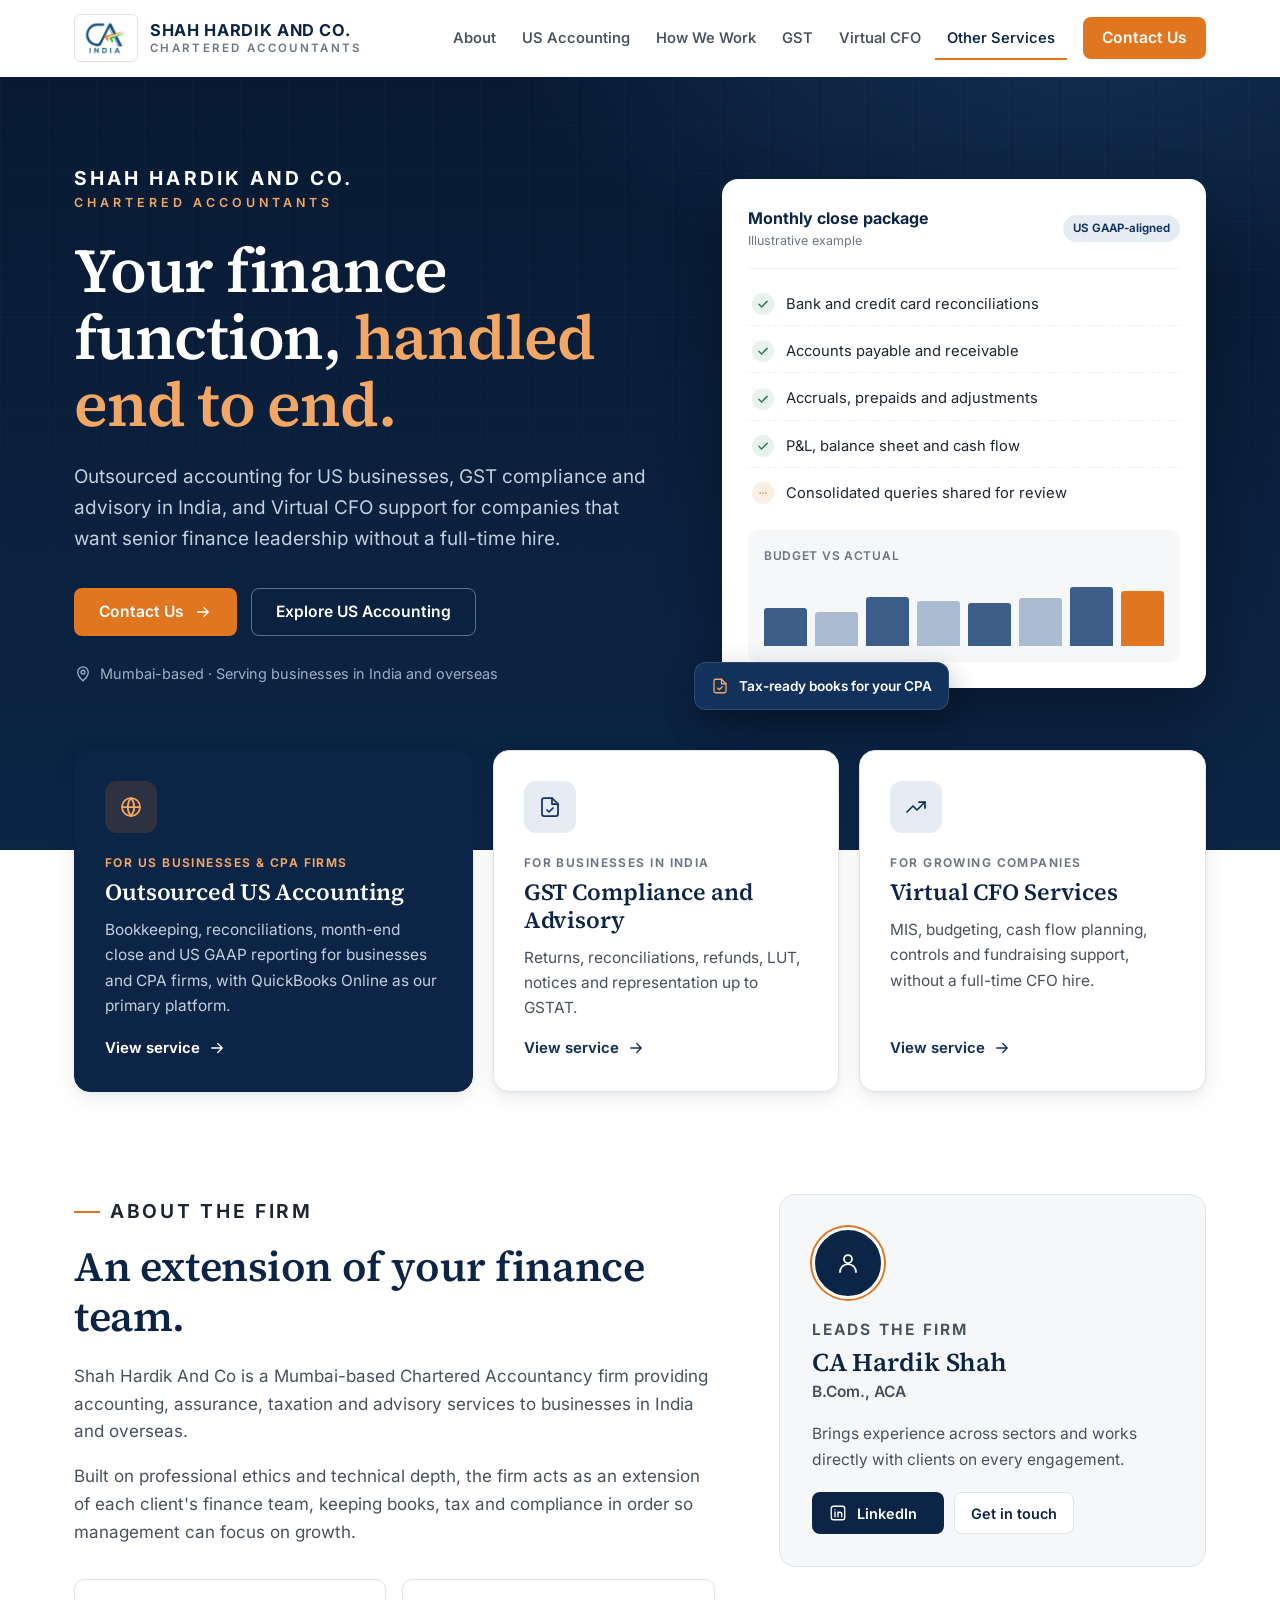
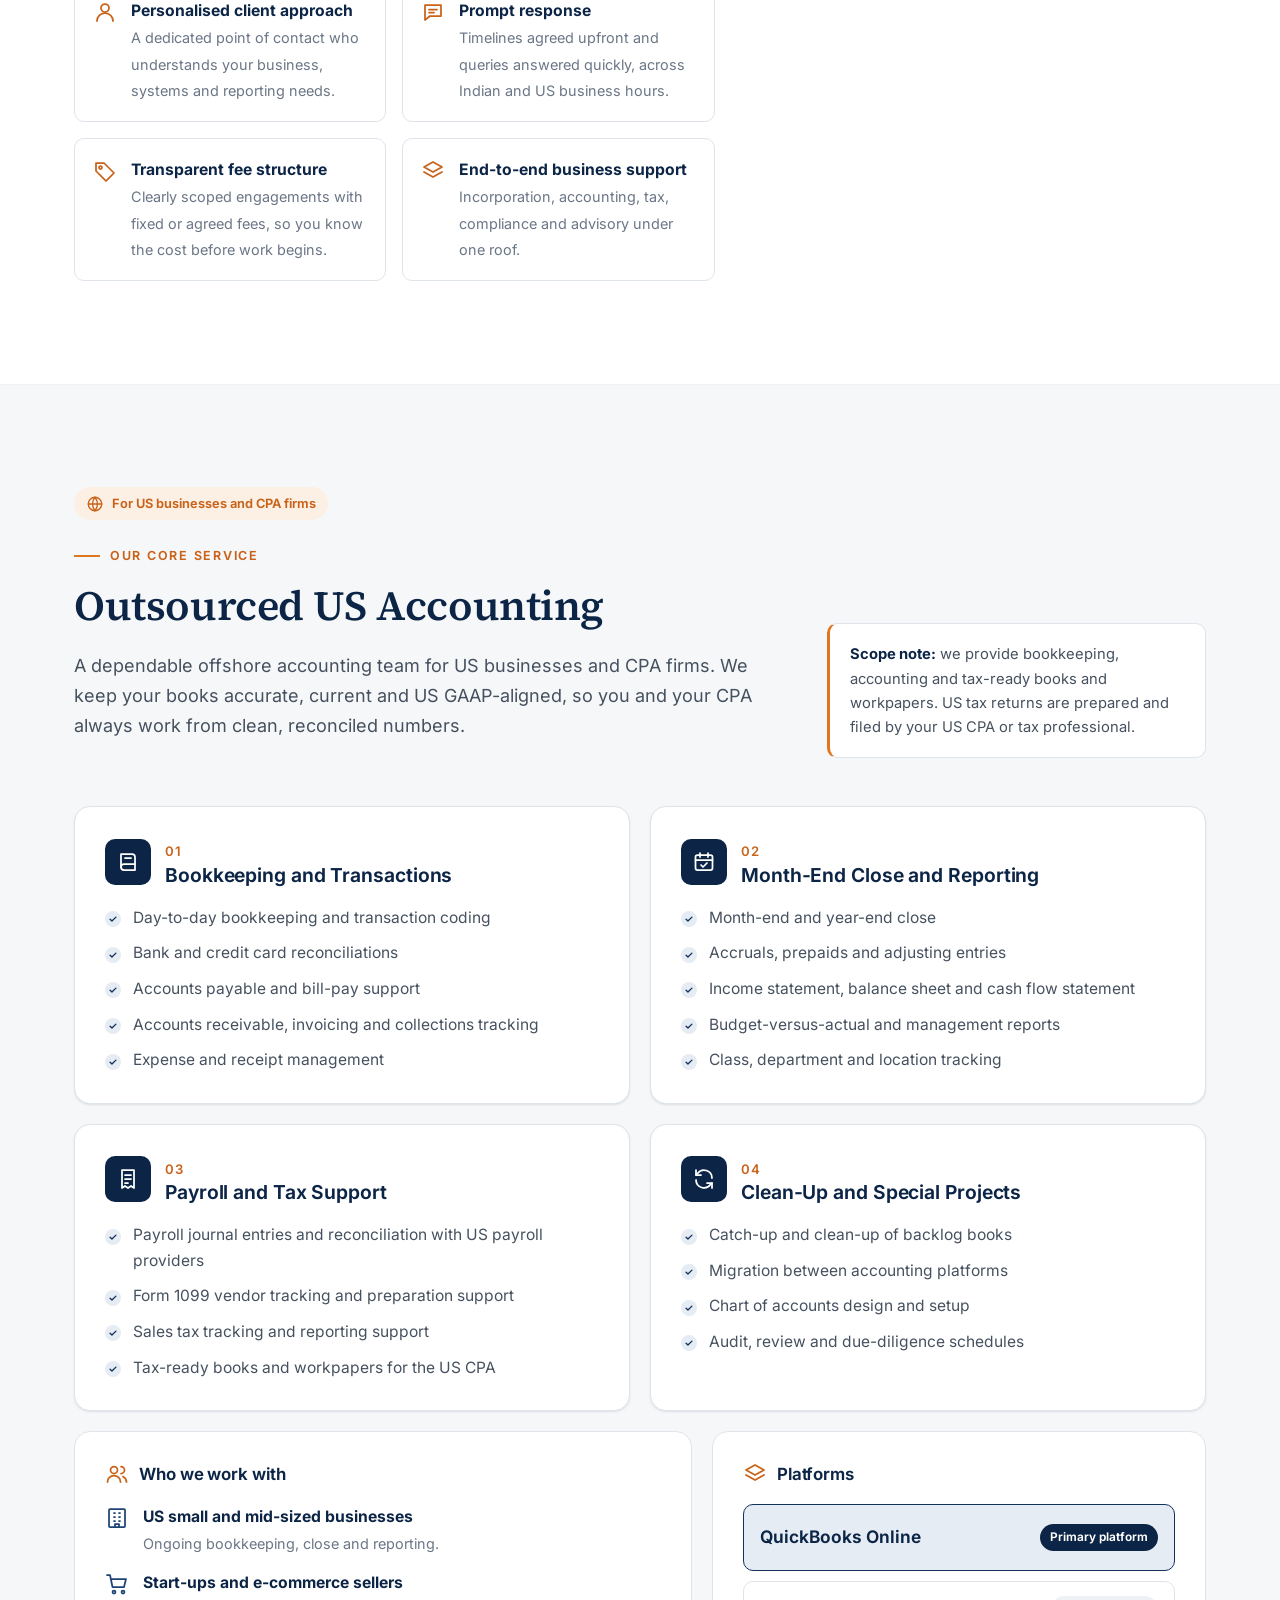
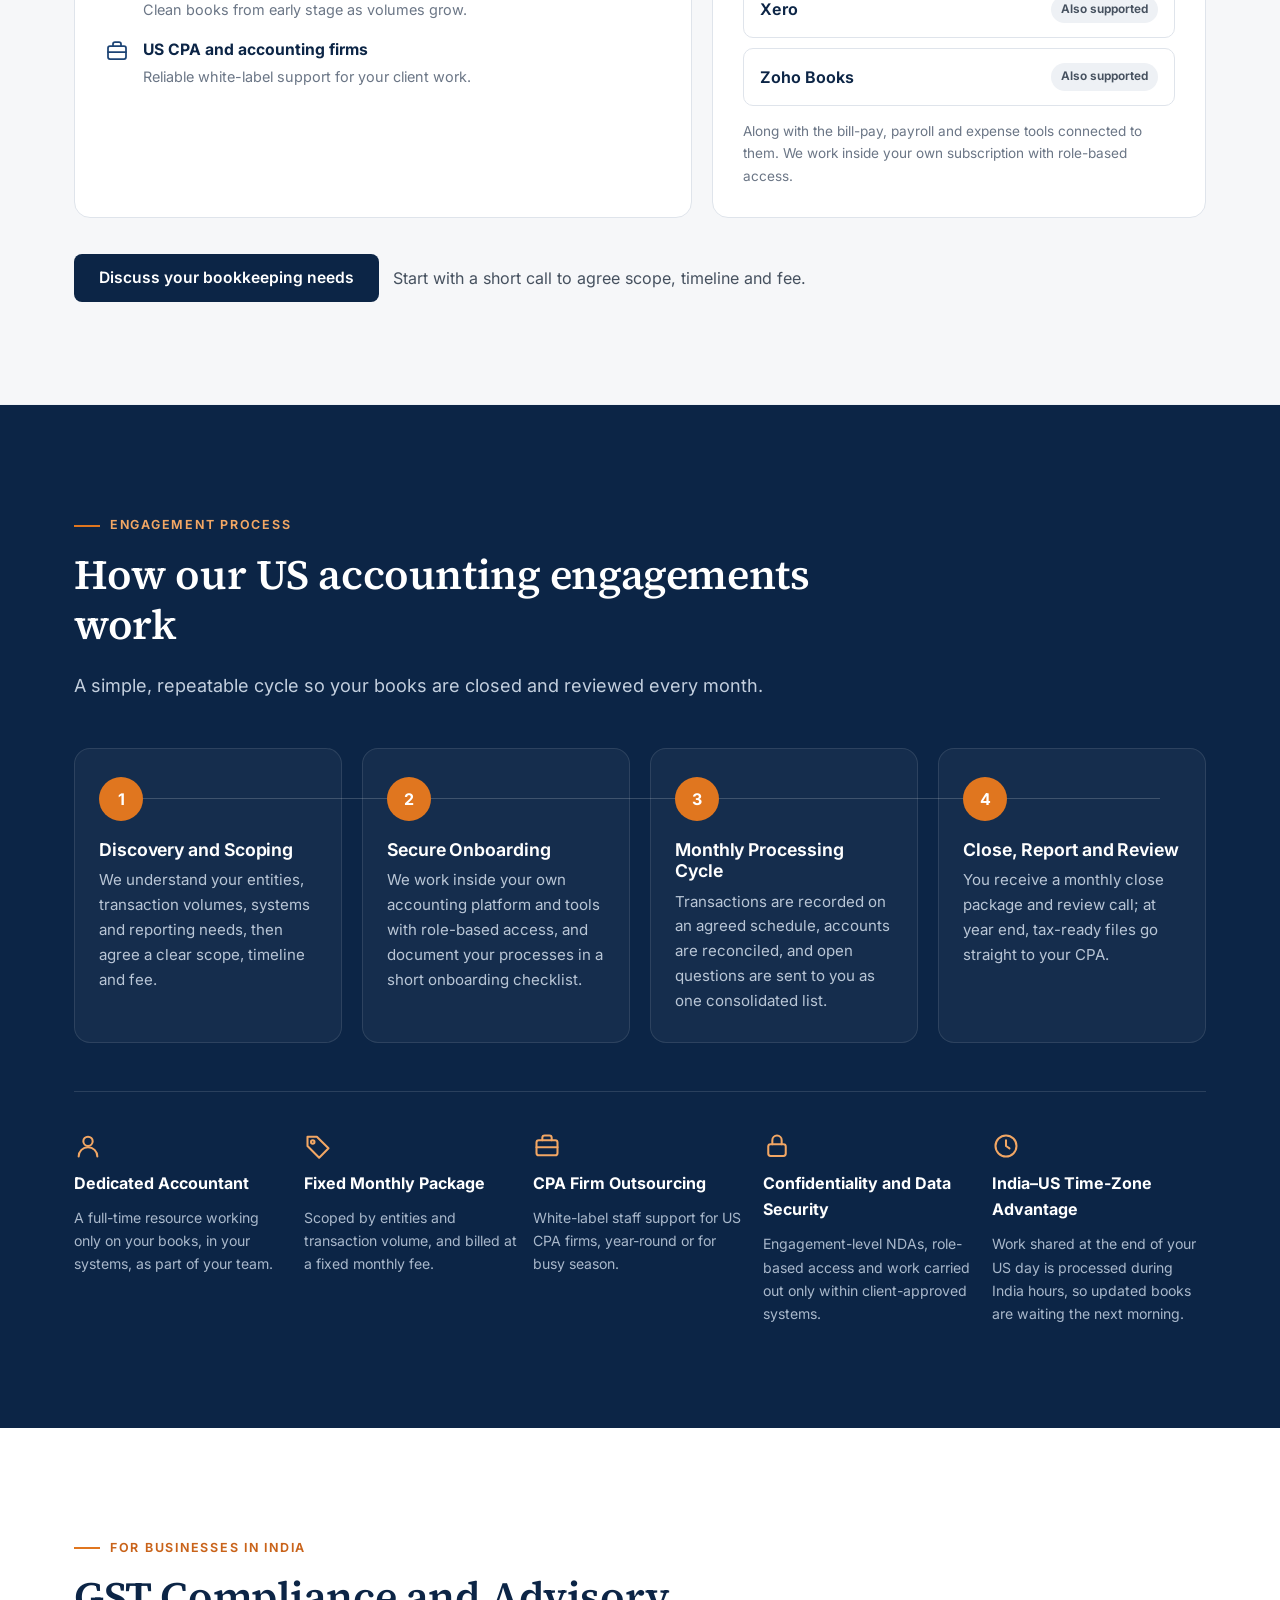
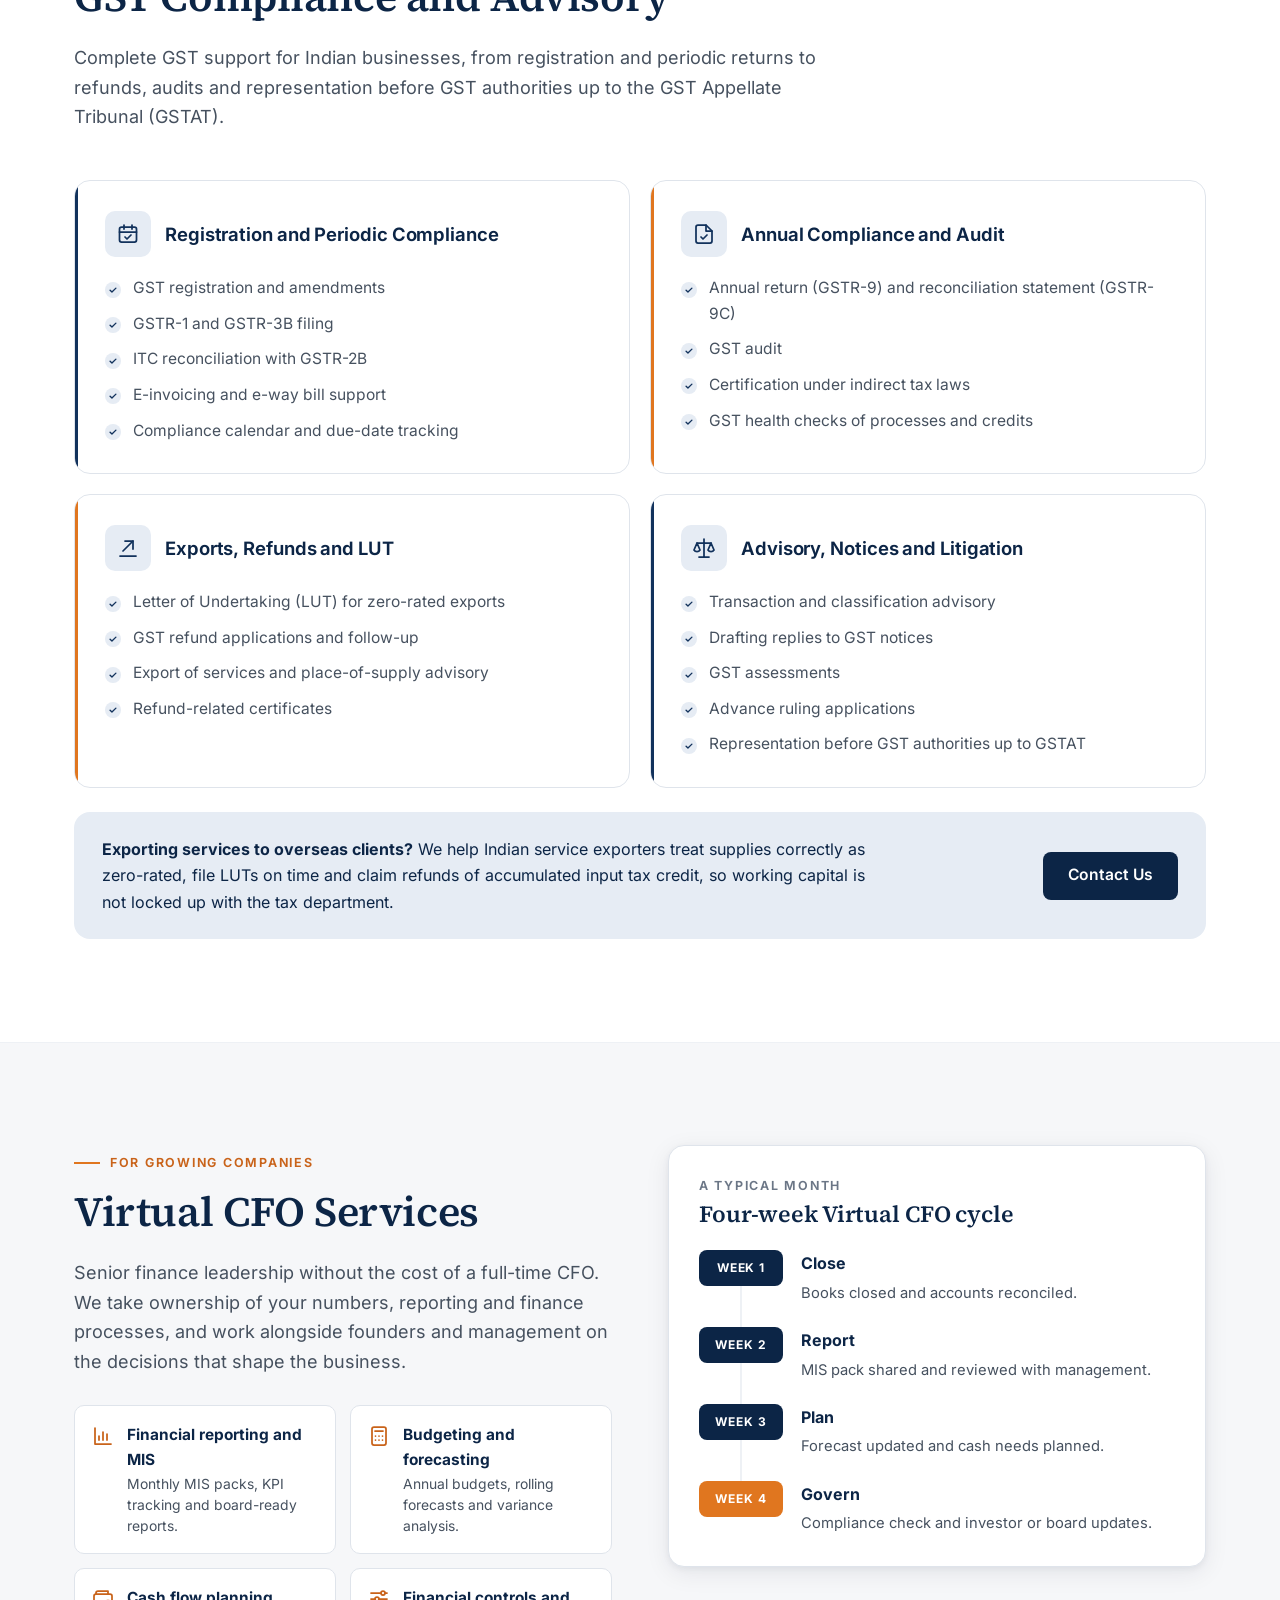
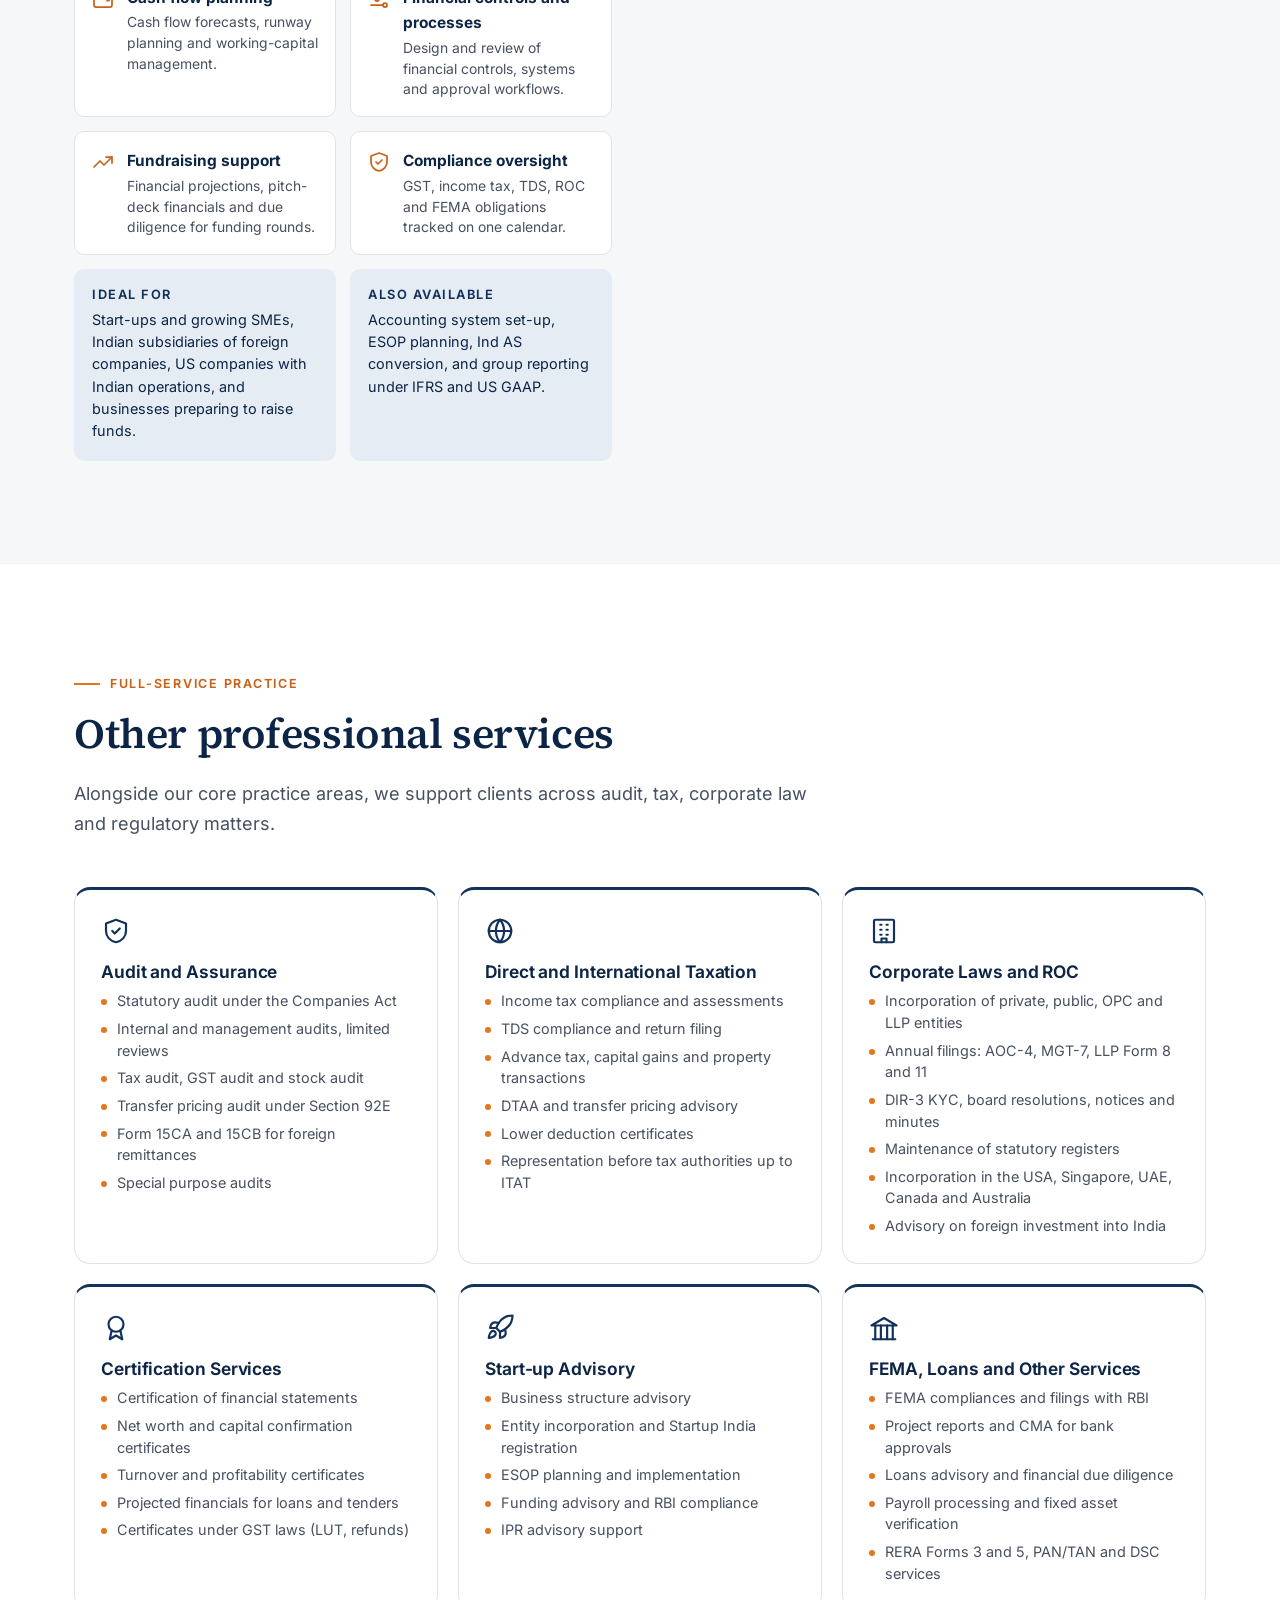
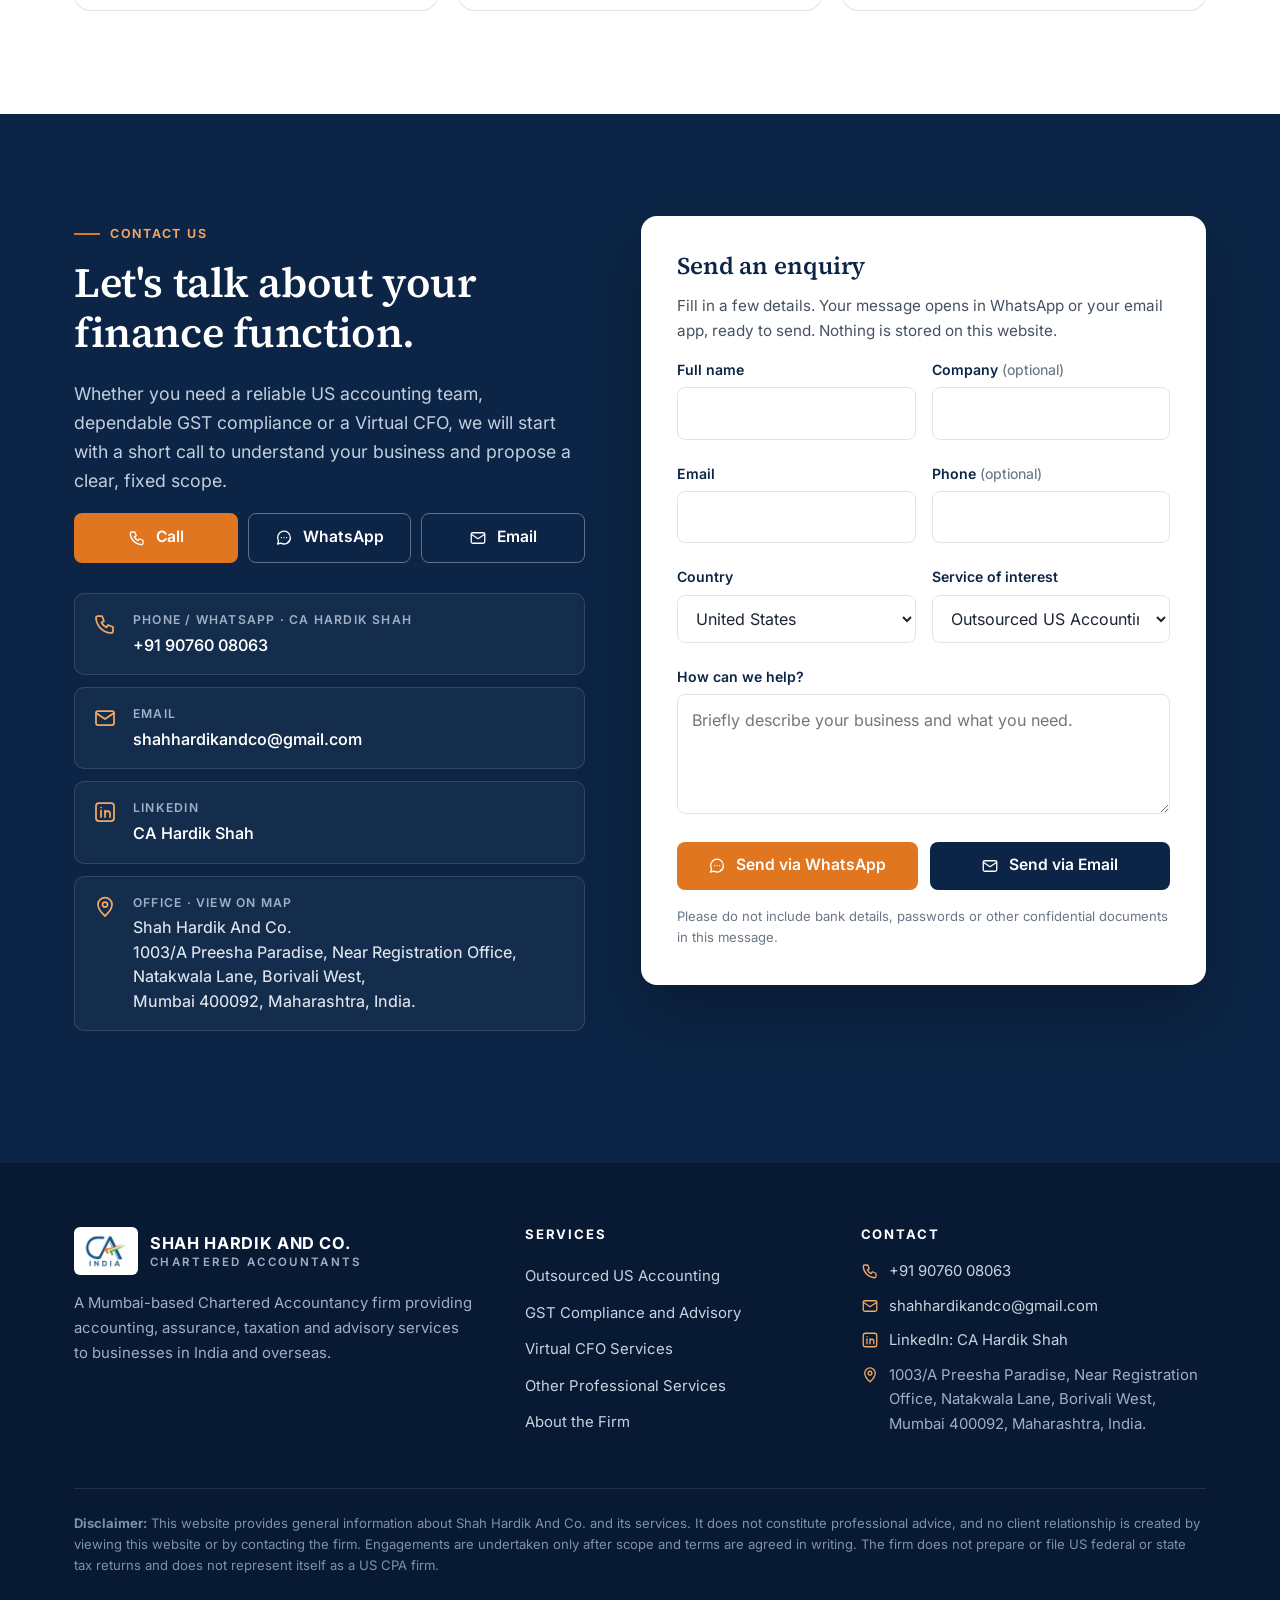
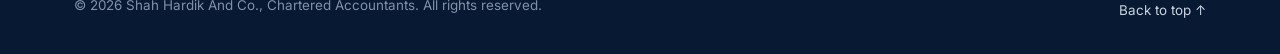
<file: index.html>
<!DOCTYPE html>
<html lang="en-IN">
<head>
  <meta charset="utf-8">
  <meta name="viewport" content="width=device-width, initial-scale=1">
  <title>Shah Hardik And Co. | Chartered Accountants, Mumbai | US Accounting, GST &amp; Virtual CFO</title>
  <meta name="description" content="Mumbai-based Chartered Accountancy firm offering outsourced US bookkeeping and accounting for US businesses and CPA firms, GST compliance and advisory in India, and Virtual CFO services.">
  <meta name="author" content="Shah Hardik And Co.">
  <meta name="theme-color" content="#0c2546">

  <!-- Social sharing (Open Graph / Twitter). After publishing, replace ./assets/img/og-image.jpg with the full URL, e.g. https://YOUR-SITE/assets/img/og-image.jpg -->
  <meta property="og:type" content="website">
  <meta property="og:site_name" content="Shah Hardik And Co.">
  <meta property="og:title" content="Shah Hardik And Co. | Chartered Accountants">
  <meta property="og:description" content="Outsourced US accounting, GST compliance and advisory in India, and Virtual CFO support from a Mumbai-based Chartered Accountancy firm.">
  <meta property="og:image" content="./assets/img/og-image.jpg">
  <meta property="og:image:width" content="1200">
  <meta property="og:image:height" content="630">
  <meta property="og:locale" content="en_IN">
  <meta name="twitter:card" content="summary_large_image">
  <meta name="twitter:title" content="Shah Hardik And Co. | Chartered Accountants">
  <meta name="twitter:description" content="Outsourced US accounting, GST compliance and Virtual CFO services from Mumbai.">
  <meta name="twitter:image" content="./assets/img/og-image.jpg">

  <link rel="icon" href="./favicon.ico" sizes="any">
  <link rel="icon" href="./assets/img/favicon-32.png" sizes="32x32" type="image/png">
  <link rel="apple-touch-icon" href="./assets/img/apple-touch-icon.png">
  <link rel="preload" href="./assets/fonts/inter-var.woff2" as="font" type="font/woff2" crossorigin>
  <link rel="preload" href="./assets/fonts/source-serif-4-var.woff2" as="font" type="font/woff2" crossorigin>
  <link rel="stylesheet" href="./assets/css/styles.css">
  <script>document.documentElement.classList.add('js');</script>

  <script type="application/ld+json">
  {
    "@context": "https://schema.org",
    "@type": "AccountingService",
    "name": "Shah Hardik And Co.",
    "description": "Chartered Accountancy firm in Mumbai providing outsourced US accounting, GST compliance and advisory, Virtual CFO, audit, taxation and advisory services.",
    "telephone": "+91-90760-08063",
    "email": "shahhardikandco@gmail.com",
    "address": {
      "@type": "PostalAddress",
      "streetAddress": "1003/A Preesha Paradise, Near Registration Office, Natakwala Lane, Borivali West",
      "addressLocality": "Mumbai",
      "addressRegion": "Maharashtra",
      "postalCode": "400092",
      "addressCountry": "IN"
    },
    "areaServed": ["IN", "US"],
    "founder": { "@type": "Person", "name": "CA Hardik Shah", "sameAs": "https://www.linkedin.com/in/hardik-shah-969b08159" }
  }
  </script>
</head>
<body>
  <!-- Icon set (drawn for this site; stroke style, 24×24) -->
  <svg xmlns="http://www.w3.org/2000/svg" style="display:none" aria-hidden="true">
    <symbol id="i-ledger" viewBox="0 0 24 24"><path d="M5 4h11a3 3 0 0 1 3 3v13H8a3 3 0 0 1-3-3z"/><path d="M5 17a3 3 0 0 1 3-3h11"/><path d="M9 8h6"/></symbol>
    <symbol id="i-receipt" viewBox="0 0 24 24"><path d="M6 3h12v18l-3-2-3 2-3-2-3 2z"/><path d="M9 8h6M9 12h6M9 16h3"/></symbol>
    <symbol id="i-calendar" viewBox="0 0 24 24"><rect x="3.5" y="5" width="17" height="15" rx="2"/><path d="M8 3v4M16 3v4M3.5 10h17"/><path d="M9 15l2 2 4-4"/></symbol>
    <symbol id="i-chart" viewBox="0 0 24 24"><path d="M4 4v16h16"/><path d="M8 16v-4M12 16V8M16 16v-6"/></symbol>
    <symbol id="i-users" viewBox="0 0 24 24"><circle cx="9" cy="8" r="3.5"/><path d="M2.5 20a6.5 6.5 0 0 1 13 0"/><path d="M16 4.5a3.5 3.5 0 0 1 0 7M18 14.5a6.5 6.5 0 0 1 3.5 5.5"/></symbol>
    <symbol id="i-user" viewBox="0 0 24 24"><circle cx="12" cy="8" r="4"/><path d="M4 21a8 8 0 0 1 16 0"/></symbol>
    <symbol id="i-refresh" viewBox="0 0 24 24"><path d="M20 11a8 8 0 0 0-14.5-4.5L4 8"/><path d="M4 3v5h5"/><path d="M4 13a8 8 0 0 0 14.5 4.5L20 16"/><path d="M20 21v-5h-5"/></symbol>
    <symbol id="i-shield" viewBox="0 0 24 24"><path d="M12 3l8 3v6c0 4.5-3.4 8.2-8 9-4.6-.8-8-4.5-8-9V6z"/><path d="M9 12l2 2 4-4"/></symbol>
    <symbol id="i-lock" viewBox="0 0 24 24"><rect x="4.5" y="10.5" width="15" height="10" rx="2"/><path d="M8 10.5V7a4 4 0 0 1 8 0v3.5"/></symbol>
    <symbol id="i-globe" viewBox="0 0 24 24"><circle cx="12" cy="12" r="9"/><path d="M3 12h18"/><path d="M12 3a14 14 0 0 1 0 18M12 3a14 14 0 0 0 0 18"/></symbol>
    <symbol id="i-clock" viewBox="0 0 24 24"><circle cx="12" cy="12" r="9"/><path d="M12 7v5l3 2"/></symbol>
    <symbol id="i-tag" viewBox="0 0 24 24"><path d="M3 12V4h8l10 10-8 8z"/><circle cx="7.5" cy="8.5" r="1.5"/></symbol>
    <symbol id="i-briefcase" viewBox="0 0 24 24"><rect x="3" y="7" width="18" height="13" rx="2"/><path d="M8 7V5a2 2 0 0 1 2-2h4a2 2 0 0 1 2 2v2"/><path d="M3 13h18"/></symbol>
    <symbol id="i-file" viewBox="0 0 24 24"><path d="M14 3H6a2 2 0 0 0-2 2v14a2 2 0 0 0 2 2h12a2 2 0 0 0 2-2V9z"/><path d="M14 3v6h6"/><path d="M9 15l2 2 4-4"/></symbol>
    <symbol id="i-scale" viewBox="0 0 24 24"><path d="M12 3v18M7 21h10M5 7h14"/><path d="M5 7l-3 7a3.5 3.5 0 0 0 6 0z"/><path d="M19 7l-3 7a3.5 3.5 0 0 0 6 0z"/></symbol>
    <symbol id="i-export" viewBox="0 0 24 24"><path d="M7 15L17 5"/><path d="M9 5h8v8"/><path d="M4 20h16"/></symbol>
    <symbol id="i-building" viewBox="0 0 24 24"><rect x="4" y="3" width="16" height="18" rx="1"/><path d="M9 7h1M14 7h1M9 11h1M14 11h1M9 15h1M14 15h1"/><path d="M10 21v-3h4v3"/></symbol>
    <symbol id="i-award" viewBox="0 0 24 24"><circle cx="12" cy="9" r="6"/><path d="M8.5 14L7 21l5-3 5 3-1.5-7"/></symbol>
    <symbol id="i-rocket" viewBox="0 0 24 24"><path d="M5 15c-1.5 1.3-2 5-2 5s3.7-.5 5-2c.8-.9.8-2.3-.1-3.1-.8-.8-2.1-.8-2.9.1z"/><path d="M12 15l-3-3a22 22 0 0 1 2-4A12.9 12.9 0 0 1 22 2c0 2.7-.8 7.5-6 11a22 22 0 0 1-4 2z"/><path d="M9 12H4s.6-3 2-4c1.6-1.1 5 0 5 0M12 15v5s3-.6 4-2c1.1-1.6 0-5 0-5"/></symbol>
    <symbol id="i-bank" viewBox="0 0 24 24"><path d="M3 21h18"/><path d="M5 21V10M9.5 21V10M14.5 21V10M19 21V10"/><path d="M2 10l10-6 10 6z"/></symbol>
    <symbol id="i-phone" viewBox="0 0 24 24"><path d="M5 4h4l2 5-2.5 1.5a11 11 0 0 0 5 5L15 13l5 2v4a2 2 0 0 1-2 2A16 16 0 0 1 3 6a2 2 0 0 1 2-2"/></symbol>
    <symbol id="i-chat" viewBox="0 0 24 24"><path d="M20.5 11.5a8.5 8.5 0 0 1-12.6 7.4L3.5 20l1.2-4.2A8.5 8.5 0 1 1 20.5 11.5z"/><path d="M8.5 11.5h.01M12 11.5h.01M15.5 11.5h.01"/></symbol>
    <symbol id="i-mail" viewBox="0 0 24 24"><rect x="3" y="5" width="18" height="14" rx="2"/><path d="M3 7l9 6 9-6"/></symbol>
    <symbol id="i-linkedin" viewBox="0 0 24 24"><rect x="3" y="3" width="18" height="18" rx="3"/><path d="M8 10.5V17M8 7.5v.01M12 17v-6.5M12 13.5a2.5 2.5 0 0 1 5 0V17"/></symbol>
    <symbol id="i-pin" viewBox="0 0 24 24"><path d="M12 21s-7-6.2-7-11.5A7 7 0 0 1 19 9.5C19 14.8 12 21 12 21z"/><circle cx="12" cy="9.5" r="2.5"/></symbol>
    <symbol id="i-check" viewBox="0 0 24 24"><path d="M5 12.5l4.5 4.5L19 7.5"/></symbol>
    <symbol id="i-dots" viewBox="0 0 24 24"><path d="M7 12h.01M12 12h.01M17 12h.01"/></symbol>
    <symbol id="i-arrow" viewBox="0 0 24 24"><path d="M5 12h14M13 6l6 6-6 6"/></symbol>
    <symbol id="i-menu" viewBox="0 0 24 24"><path d="M4 7h16M4 12h16M4 17h16"/></symbol>
    <symbol id="i-x" viewBox="0 0 24 24"><path d="M6 6l12 12M18 6L6 18"/></symbol>
    <symbol id="i-trend" viewBox="0 0 24 24"><path d="M3 17l6-6 4 4 8-8"/><path d="M15 7h6v6"/></symbol>
    <symbol id="i-wallet" viewBox="0 0 24 24"><path d="M5 7V6a2 2 0 0 1 2-2h10v3"/><rect x="3" y="7" width="18" height="13" rx="2"/><path d="M16 13.5h2"/></symbol>
    <symbol id="i-sliders" viewBox="0 0 24 24"><path d="M4 6h10M18 6h2M4 12h4M12 12h8M4 18h12"/><circle cx="16" cy="6" r="2"/><circle cx="10" cy="12" r="2"/><circle cx="18" cy="18" r="2"/></symbol>
    <symbol id="i-calc" viewBox="0 0 24 24"><rect x="5" y="3" width="14" height="18" rx="2"/><path d="M8 7h8"/><path d="M8.5 12h.01M12 12h.01M15.5 12h.01M8.5 16h.01M12 16h.01M15.5 16h.01"/></symbol>
    <symbol id="i-search" viewBox="0 0 24 24"><circle cx="11" cy="11" r="7"/><path d="M20 20l-4-4"/></symbol>
    <symbol id="i-cart" viewBox="0 0 24 24"><circle cx="9" cy="20" r="1.5"/><circle cx="18" cy="20" r="1.5"/><path d="M2 3h3l2.5 12h11.5l2-8H6.2"/></symbol>
    <symbol id="i-message" viewBox="0 0 24 24"><path d="M4 5h16v11H9l-5 4z"/><path d="M8 9.5h8M8 12.5h5"/></symbol>
    <symbol id="i-layers" viewBox="0 0 24 24"><path d="M12 3l9 5-9 5-9-5z"/><path d="M3 13l9 5 9-5"/></symbol>
  </svg>

  <a class="skip-link" href="#main">Skip to content</a>

  <!-- ================= HEADER ================= -->
  <header class="site-header" id="top">
    <div class="container header-inner">
      <a class="brand" href="#home" aria-label="Shah Hardik And Co., Chartered Accountants: back to top">
        <img class="brand__logo" src="./assets/img/ca-india-logo.png" alt="CA India logo" width="64" height="48">
        <span class="brand__text">
          <span class="brand__name">SHAH HARDIK AND CO.</span>
          <span class="brand__tag">Chartered Accountants</span>
        </span>
      </a>

      <button class="nav-toggle" type="button" aria-controls="site-nav" aria-expanded="false" aria-label="Open menu">
        <svg class="icon" aria-hidden="true"><use href="#i-menu"/></svg>
      </button>

      <nav class="nav" id="site-nav" aria-label="Main">
        <ul class="nav__list">
          <li><a class="nav__link" href="#about">About</a></li>
          <li><a class="nav__link" href="#us-accounting">US Accounting</a></li>
          <li><a class="nav__link" href="#how-we-work">How We Work</a></li>
          <li><a class="nav__link" href="#gst">GST</a></li>
          <li><a class="nav__link" href="#virtual-cfo">Virtual CFO</a></li>
          <li><a class="nav__link" href="#services">Other Services</a></li>
        </ul>
        <a class="btn btn--primary nav__cta" href="#contact">Contact Us</a>
      </nav>
    </div>
  </header>

  <main id="main">

    <!-- ================= HOME / HERO ================= -->
    <section class="hero" id="home" aria-labelledby="hero-title">
      <div class="container hero__grid">
        <div class="hero__copy">
          <h1 class="hero__firm" id="hero-title">
            <span class="hero__firm-name">SHAH HARDIK AND CO.</span>
            <span class="hero__firm-tag">CHARTERED ACCOUNTANTS</span>
          </h1>
          <p class="hero__headline">Your finance function, <em>handled end to end.</em></p>
          <p class="hero__sub">Outsourced accounting for US businesses, GST compliance and advisory in India, and Virtual CFO support for companies that want senior finance leadership without a full-time hire.</p>
          <div class="hero__actions">
            <a class="btn btn--primary" href="#contact">Contact Us
              <svg class="icon icon--sm" aria-hidden="true"><use href="#i-arrow"/></svg>
            </a>
            <a class="btn btn--ghost-light" href="#us-accounting">Explore US Accounting</a>
          </div>
          <p class="hero__note">
            <svg class="icon icon--sm" aria-hidden="true"><use href="#i-pin"/></svg>
            Mumbai-based · Serving businesses in India and overseas
          </p>
        </div>

        <!-- Illustrative visual of a monthly close package (no real client data) -->
        <div class="hero__visual" aria-hidden="true">
          <div class="close-card">
            <div class="close-card__head">
              <div>
                <div class="close-card__title">Monthly close package</div>
                <div class="close-card__meta">Illustrative example</div>
              </div>
              <span class="close-card__pill">US GAAP-aligned</span>
            </div>
            <ul class="checklist">
              <li><span class="tick"><svg class="icon"><use href="#i-check"/></svg></span>Bank and credit card reconciliations</li>
              <li><span class="tick"><svg class="icon"><use href="#i-check"/></svg></span>Accounts payable and receivable</li>
              <li><span class="tick"><svg class="icon"><use href="#i-check"/></svg></span>Accruals, prepaids and adjustments</li>
              <li><span class="tick"><svg class="icon"><use href="#i-check"/></svg></span>P&amp;L, balance sheet and cash flow</li>
              <li><span class="tick tick--pending"><svg class="icon"><use href="#i-dots"/></svg></span>Consolidated queries shared for review</li>
            </ul>
            <div class="close-card__chart">
              <div class="close-card__chart-label">Budget vs actual</div>
              <div class="bars">
                <span style="height:55%"></span><span style="height:48%"></span>
                <span style="height:70%"></span><span style="height:64%"></span>
                <span style="height:62%"></span><span style="height:68%"></span>
                <span style="height:84%"></span><span class="is-accent" style="height:78%"></span>
              </div>
            </div>
            <div class="close-card__float">
              <svg class="icon icon--sm"><use href="#i-file"/></svg>
              Tax-ready books for your CPA
            </div>
          </div>
        </div>
      </div>
    </section>

    <!-- Three primary service cards -->
    <section class="service-cards" aria-label="Core services">
      <div class="container service-cards__grid">
        <a class="svc-card svc-card--featured reveal" href="#us-accounting">
          <span class="svc-card__icon"><svg class="icon" aria-hidden="true"><use href="#i-globe"/></svg></span>
          <span class="svc-card__label">For US businesses &amp; CPA firms</span>
          <h3>Outsourced US Accounting</h3>
          <p>Bookkeeping, reconciliations, month-end close and US GAAP reporting for businesses and CPA firms, with QuickBooks Online as our primary platform.</p>
          <span class="svc-card__more">View service <svg class="icon" aria-hidden="true"><use href="#i-arrow"/></svg></span>
        </a>
        <a class="svc-card reveal" href="#gst">
          <span class="svc-card__icon"><svg class="icon" aria-hidden="true"><use href="#i-file"/></svg></span>
          <span class="svc-card__label">For businesses in India</span>
          <h3>GST Compliance and Advisory</h3>
          <p>Returns, reconciliations, refunds, LUT, notices and representation up to GSTAT.</p>
          <span class="svc-card__more">View service <svg class="icon" aria-hidden="true"><use href="#i-arrow"/></svg></span>
        </a>
        <a class="svc-card reveal" href="#virtual-cfo">
          <span class="svc-card__icon"><svg class="icon" aria-hidden="true"><use href="#i-trend"/></svg></span>
          <span class="svc-card__label">For growing companies</span>
          <h3>Virtual CFO Services</h3>
          <p>MIS, budgeting, cash flow planning, controls and fundraising support, without a full-time CFO hire.</p>
          <span class="svc-card__more">View service <svg class="icon" aria-hidden="true"><use href="#i-arrow"/></svg></span>
        </a>
      </div>
    </section>

    <!-- ================= ABOUT ================= -->
    <section class="section" id="about" aria-labelledby="about-title">
      <div class="container about__grid">
        <div class="about__body reveal">
          <p class="eyebrow">About the firm</p>
          <h2 id="about-title">An extension of your finance team.</h2>
          <p>Shah Hardik And Co is a Mumbai-based Chartered Accountancy firm providing accounting, assurance, taxation and advisory services to businesses in India and overseas.</p>
          <p>Built on professional ethics and technical depth, the firm acts as an extension of each client's finance team, keeping books, tax and compliance in order so management can focus on growth.</p>

          <ul class="highlights">
            <li class="highlight">
              <svg class="icon highlight__icon" aria-hidden="true"><use href="#i-user"/></svg>
              <div><strong>Personalised client approach</strong><span>A dedicated point of contact who understands your business, systems and reporting needs.</span></div>
            </li>
            <li class="highlight">
              <svg class="icon highlight__icon" aria-hidden="true"><use href="#i-message"/></svg>
              <div><strong>Prompt response</strong><span>Timelines agreed upfront and queries answered quickly, across Indian and US business hours.</span></div>
            </li>
            <li class="highlight">
              <svg class="icon highlight__icon" aria-hidden="true"><use href="#i-tag"/></svg>
              <div><strong>Transparent fee structure</strong><span>Clearly scoped engagements with fixed or agreed fees, so you know the cost before work begins.</span></div>
            </li>
            <li class="highlight">
              <svg class="icon highlight__icon" aria-hidden="true"><use href="#i-layers"/></svg>
              <div><strong>End-to-end business support</strong><span>Incorporation, accounting, tax, compliance and advisory under one roof.</span></div>
            </li>
          </ul>
        </div>

        <aside class="leader-card reveal" aria-label="Firm leadership">
          <div class="leader-card__mono" aria-hidden="true"><svg class="icon"><use href="#i-user"/></svg></div>
          <p class="leader-card__role">Leads the firm</p>
          <h3>CA Hardik Shah</h3>
          <p class="leader-card__quals">B.Com., ACA</p>
          <p>Brings experience across sectors and works directly with clients on every engagement.</p>
          <div class="leader-card__links">
            <a class="btn btn--navy" href="https://www.linkedin.com/in/hardik-shah-969b08159" target="_blank" rel="noopener noreferrer">
              <svg class="icon icon--sm" aria-hidden="true"><use href="#i-linkedin"/></svg> LinkedIn<span class="visually-hidden"> (opens in a new tab)</span>
            </a>
            <a class="btn btn--outline" href="#contact">Get in touch</a>
          </div>
        </aside>
      </div>
    </section>

    <!-- ================= US ACCOUNTING (primary focus) ================= -->
    <section class="section section--grey" id="us-accounting" aria-labelledby="us-title">
      <div class="container">
        <div class="us-intro">
          <div class="section-head reveal">
            <span class="focus-tag"><svg class="icon icon--sm" aria-hidden="true"><use href="#i-globe"/></svg> For US businesses and CPA firms</span>
            <p class="eyebrow">Our core service</p>
            <h2 id="us-title">Outsourced US Accounting</h2>
            <p class="lead">A dependable offshore accounting team for US businesses and CPA firms. We keep your books accurate, current and US GAAP-aligned, so you and your CPA always work from clean, reconciled numbers.</p>
          </div>
          <div class="us-note reveal">
            <strong>Scope note:</strong> we provide bookkeeping, accounting and tax-ready books and workpapers. US tax returns are prepared and filed by your US CPA or tax professional.
          </div>
        </div>

        <div class="offer-grid">
          <article class="offer reveal">
            <div class="offer__head">
              <span class="offer__icon"><svg class="icon" aria-hidden="true"><use href="#i-ledger"/></svg></span>
              <div><span class="offer__num">01</span><h3>Bookkeeping and Transactions</h3></div>
            </div>
            <ul class="ticks">
              <li>Day-to-day bookkeeping and transaction coding</li>
              <li>Bank and credit card reconciliations</li>
              <li>Accounts payable and bill-pay support</li>
              <li>Accounts receivable, invoicing and collections tracking</li>
              <li>Expense and receipt management</li>
            </ul>
          </article>
          <article class="offer reveal">
            <div class="offer__head">
              <span class="offer__icon"><svg class="icon" aria-hidden="true"><use href="#i-calendar"/></svg></span>
              <div><span class="offer__num">02</span><h3>Month-End Close and Reporting</h3></div>
            </div>
            <ul class="ticks">
              <li>Month-end and year-end close</li>
              <li>Accruals, prepaids and adjusting entries</li>
              <li>Income statement, balance sheet and cash flow statement</li>
              <li>Budget-versus-actual and management reports</li>
              <li>Class, department and location tracking</li>
            </ul>
          </article>
          <article class="offer reveal">
            <div class="offer__head">
              <span class="offer__icon"><svg class="icon" aria-hidden="true"><use href="#i-receipt"/></svg></span>
              <div><span class="offer__num">03</span><h3>Payroll and Tax Support</h3></div>
            </div>
            <ul class="ticks">
              <li>Payroll journal entries and reconciliation with US payroll providers</li>
              <li>Form 1099 vendor tracking and preparation support</li>
              <li>Sales tax tracking and reporting support</li>
              <li>Tax-ready books and workpapers for the US CPA</li>
            </ul>
          </article>
          <article class="offer reveal">
            <div class="offer__head">
              <span class="offer__icon"><svg class="icon" aria-hidden="true"><use href="#i-refresh"/></svg></span>
              <div><span class="offer__num">04</span><h3>Clean-Up and Special Projects</h3></div>
            </div>
            <ul class="ticks">
              <li>Catch-up and clean-up of backlog books</li>
              <li>Migration between accounting platforms</li>
              <li>Chart of accounts design and setup</li>
              <li>Audit, review and due-diligence schedules</li>
            </ul>
          </article>
        </div>

        <div class="us-meta">
          <div class="panel reveal">
            <h3><svg class="icon" aria-hidden="true"><use href="#i-users"/></svg> Who we work with</h3>
            <ul class="audience">
              <li><svg class="icon" aria-hidden="true"><use href="#i-building"/></svg><div><strong>US small and mid-sized businesses</strong><span>Ongoing bookkeeping, close and reporting.</span></div></li>
              <li><svg class="icon" aria-hidden="true"><use href="#i-cart"/></svg><div><strong>Start-ups and e-commerce sellers</strong><span>Clean books from early stage as volumes grow.</span></div></li>
              <li><svg class="icon" aria-hidden="true"><use href="#i-briefcase"/></svg><div><strong>US CPA and accounting firms</strong><span>Reliable white-label support for your client work.</span></div></li>
            </ul>
          </div>
          <div class="panel reveal">
            <h3><svg class="icon" aria-hidden="true"><use href="#i-layers"/></svg> Platforms</h3>
            <ul class="platforms">
              <li class="platform platform--primary"><span class="platform__name">QuickBooks Online</span><span class="platform__badge">Primary platform</span></li>
              <li class="platform"><span class="platform__name">Xero</span><span class="platform__badge">Also supported</span></li>
              <li class="platform"><span class="platform__name">Zoho Books</span><span class="platform__badge">Also supported</span></li>
            </ul>
            <p class="panel__foot">Along with the bill-pay, payroll and expense tools connected to them. We work inside your own subscription with role-based access.</p>
          </div>
        </div>

        <div class="us-cta reveal">
          <a class="btn btn--navy" href="#contact">Discuss your bookkeeping needs</a>
          <p>Start with a short call to agree scope, timeline and fee.</p>
        </div>
      </div>
    </section>

    <!-- ================= HOW US ENGAGEMENTS WORK ================= -->
    <section class="section section--navy" id="how-we-work" aria-labelledby="how-title">
      <div class="container">
        <div class="section-head reveal">
          <p class="eyebrow">Engagement process</p>
          <h2 id="how-title">How our US accounting engagements work</h2>
          <p class="lead">A simple, repeatable cycle so your books are closed and reviewed every month.</p>
        </div>

        <ol class="steps">
          <li class="step reveal">
            <span class="step__num" aria-hidden="true">1</span>
            <h3>Discovery and Scoping</h3>
            <p>We understand your entities, transaction volumes, systems and reporting needs, then agree a clear scope, timeline and fee.</p>
          </li>
          <li class="step reveal">
            <span class="step__num" aria-hidden="true">2</span>
            <h3>Secure Onboarding</h3>
            <p>We work inside your own accounting platform and tools with role-based access, and document your processes in a short onboarding checklist.</p>
          </li>
          <li class="step reveal">
            <span class="step__num" aria-hidden="true">3</span>
            <h3>Monthly Processing Cycle</h3>
            <p>Transactions are recorded on an agreed schedule, accounts are reconciled, and open questions are sent to you as one consolidated list.</p>
          </li>
          <li class="step reveal">
            <span class="step__num" aria-hidden="true">4</span>
            <h3>Close, Report and Review</h3>
            <p>You receive a monthly close package and review call; at year end, tax-ready files go straight to your CPA.</p>
          </li>
        </ol>

        <ul class="pillars">
          <li class="pillar reveal"><svg class="icon" aria-hidden="true"><use href="#i-user"/></svg><strong>Dedicated Accountant</strong><span>A full-time resource working only on your books, in your systems, as part of your team.</span></li>
          <li class="pillar reveal"><svg class="icon" aria-hidden="true"><use href="#i-tag"/></svg><strong>Fixed Monthly Package</strong><span>Scoped by entities and transaction volume, and billed at a fixed monthly fee.</span></li>
          <li class="pillar reveal"><svg class="icon" aria-hidden="true"><use href="#i-briefcase"/></svg><strong>CPA Firm Outsourcing</strong><span>White-label staff support for US CPA firms, year-round or for busy season.</span></li>
          <li class="pillar reveal"><svg class="icon" aria-hidden="true"><use href="#i-lock"/></svg><strong>Confidentiality and Data Security</strong><span>Engagement-level NDAs, role-based access and work carried out only within client-approved systems.</span></li>
          <li class="pillar reveal"><svg class="icon" aria-hidden="true"><use href="#i-clock"/></svg><strong>India–US Time-Zone Advantage</strong><span>Work shared at the end of your US day is processed during India hours, so updated books are waiting the next morning.</span></li>
        </ul>
      </div>
    </section>

    <!-- ================= GST ================= -->
    <section class="section" id="gst" aria-labelledby="gst-title">
      <div class="container">
        <div class="section-head reveal">
          <p class="eyebrow">For businesses in India</p>
          <h2 id="gst-title">GST Compliance and Advisory</h2>
          <p class="lead">Complete GST support for Indian businesses, from registration and periodic returns to refunds, audits and representation before GST authorities up to the GST Appellate Tribunal (GSTAT).</p>
        </div>

        <div class="gst-grid">
          <article class="gst-card reveal">
            <div class="gst-card__head"><span class="gst-card__icon"><svg class="icon" aria-hidden="true"><use href="#i-calendar"/></svg></span><h3>Registration and Periodic Compliance</h3></div>
            <ul class="ticks">
              <li>GST registration and amendments</li>
              <li>GSTR-1 and GSTR-3B filing</li>
              <li>ITC reconciliation with GSTR-2B</li>
              <li>E-invoicing and e-way bill support</li>
              <li>Compliance calendar and due-date tracking</li>
            </ul>
          </article>
          <article class="gst-card reveal">
            <div class="gst-card__head"><span class="gst-card__icon"><svg class="icon" aria-hidden="true"><use href="#i-file"/></svg></span><h3>Annual Compliance and Audit</h3></div>
            <ul class="ticks">
              <li>Annual return (GSTR-9) and reconciliation statement (GSTR-9C)</li>
              <li>GST audit</li>
              <li>Certification under indirect tax laws</li>
              <li>GST health checks of processes and credits</li>
            </ul>
          </article>
          <article class="gst-card reveal">
            <div class="gst-card__head"><span class="gst-card__icon"><svg class="icon" aria-hidden="true"><use href="#i-export"/></svg></span><h3>Exports, Refunds and LUT</h3></div>
            <ul class="ticks">
              <li>Letter of Undertaking (LUT) for zero-rated exports</li>
              <li>GST refund applications and follow-up</li>
              <li>Export of services and place-of-supply advisory</li>
              <li>Refund-related certificates</li>
            </ul>
          </article>
          <article class="gst-card reveal">
            <div class="gst-card__head"><span class="gst-card__icon"><svg class="icon" aria-hidden="true"><use href="#i-scale"/></svg></span><h3>Advisory, Notices and Litigation</h3></div>
            <ul class="ticks">
              <li>Transaction and classification advisory</li>
              <li>Drafting replies to GST notices</li>
              <li>GST assessments</li>
              <li>Advance ruling applications</li>
              <li>Representation before GST authorities up to GSTAT</li>
            </ul>
          </article>
        </div>

        <div class="gst-band reveal">
          <p><strong>Exporting services to overseas clients?</strong> We help Indian service exporters treat supplies correctly as zero-rated, file LUTs on time and claim refunds of accumulated input tax credit, so working capital is not locked up with the tax department.</p>
          <a class="btn btn--navy" href="#contact">Contact Us</a>
        </div>
      </div>
    </section>

    <!-- ================= VIRTUAL CFO ================= -->
    <section class="section section--grey" id="virtual-cfo" aria-labelledby="cfo-title">
      <div class="container cfo__grid">
        <div class="reveal">
          <p class="eyebrow">For growing companies</p>
          <h2 id="cfo-title">Virtual CFO Services</h2>
          <p class="lead" style="font-size:1.125rem;color:var(--ink-soft)">Senior finance leadership without the cost of a full-time CFO. We take ownership of your numbers, reporting and finance processes, and work alongside founders and management on the decisions that shape the business.</p>
          <ul class="cap-list">
            <li class="cap"><svg class="icon" aria-hidden="true"><use href="#i-chart"/></svg><div><strong>Financial reporting and MIS</strong><span>Monthly MIS packs, KPI tracking and board-ready reports.</span></div></li>
            <li class="cap"><svg class="icon" aria-hidden="true"><use href="#i-calc"/></svg><div><strong>Budgeting and forecasting</strong><span>Annual budgets, rolling forecasts and variance analysis.</span></div></li>
            <li class="cap"><svg class="icon" aria-hidden="true"><use href="#i-wallet"/></svg><div><strong>Cash flow planning</strong><span>Cash flow forecasts, runway planning and working-capital management.</span></div></li>
            <li class="cap"><svg class="icon" aria-hidden="true"><use href="#i-sliders"/></svg><div><strong>Financial controls and processes</strong><span>Design and review of financial controls, systems and approval workflows.</span></div></li>
            <li class="cap"><svg class="icon" aria-hidden="true"><use href="#i-trend"/></svg><div><strong>Fundraising support</strong><span>Financial projections, pitch-deck financials and due diligence for funding rounds.</span></div></li>
            <li class="cap"><svg class="icon" aria-hidden="true"><use href="#i-shield"/></svg><div><strong>Compliance oversight</strong><span>GST, income tax, TDS, ROC and FEMA obligations tracked on one calendar.</span></div></li>
          </ul>
          <div class="cfo-fit">
            <div><h3>Ideal for</h3><p>Start-ups and growing SMEs, Indian subsidiaries of foreign companies, US companies with Indian operations, and businesses preparing to raise funds.</p></div>
            <div><h3>Also available</h3><p>Accounting system set-up, ESOP planning, Ind AS conversion, and group reporting under IFRS and US GAAP.</p></div>
          </div>
        </div>

        <div class="month reveal">
          <p class="month__title">A typical month</p>
          <h3>Four-week Virtual CFO cycle</h3>
          <ol class="weeks">
            <li class="week"><span class="week__tag">Week 1</span><div class="week__body"><strong>Close</strong><span>Books closed and accounts reconciled.</span></div></li>
            <li class="week"><span class="week__tag">Week 2</span><div class="week__body"><strong>Report</strong><span>MIS pack shared and reviewed with management.</span></div></li>
            <li class="week"><span class="week__tag">Week 3</span><div class="week__body"><strong>Plan</strong><span>Forecast updated and cash needs planned.</span></div></li>
            <li class="week"><span class="week__tag">Week 4</span><div class="week__body"><strong>Govern</strong><span>Compliance check and investor or board updates.</span></div></li>
          </ol>
        </div>
      </div>
    </section>

    <!-- ================= OTHER SERVICES ================= -->
    <section class="section" id="services" aria-labelledby="services-title">
      <div class="container">
        <div class="section-head reveal">
          <p class="eyebrow">Full-service practice</p>
          <h2 id="services-title">Other professional services</h2>
          <p class="lead">Alongside our core practice areas, we support clients across audit, tax, corporate law and regulatory matters.</p>
        </div>
        <ul class="other-grid">
          <li class="other reveal">
            <svg class="icon other__icon" aria-hidden="true"><use href="#i-shield"/></svg>
            <h3>Audit and Assurance</h3>
            <ul class="other__list">
              <li>Statutory audit under the Companies Act</li>
              <li>Internal and management audits, limited reviews</li>
              <li>Tax audit, GST audit and stock audit</li>
              <li>Transfer pricing audit under Section 92E</li>
              <li>Form 15CA and 15CB for foreign remittances</li>
              <li>Special purpose audits</li>
            </ul>
          </li>
          <li class="other reveal">
            <svg class="icon other__icon" aria-hidden="true"><use href="#i-globe"/></svg>
            <h3>Direct and International Taxation</h3>
            <ul class="other__list">
              <li>Income tax compliance and assessments</li>
              <li>TDS compliance and return filing</li>
              <li>Advance tax, capital gains and property transactions</li>
              <li>DTAA and transfer pricing advisory</li>
              <li>Lower deduction certificates</li>
              <li>Representation before tax authorities up to ITAT</li>
            </ul>
          </li>
          <li class="other reveal">
            <svg class="icon other__icon" aria-hidden="true"><use href="#i-building"/></svg>
            <h3>Corporate Laws and ROC</h3>
            <ul class="other__list">
              <li>Incorporation of private, public, OPC and LLP entities</li>
              <li>Annual filings: AOC-4, MGT-7, LLP Form 8 and 11</li>
              <li>DIR-3 KYC, board resolutions, notices and minutes</li>
              <li>Maintenance of statutory registers</li>
              <li>Incorporation in the USA, Singapore, UAE, Canada and Australia</li>
              <li>Advisory on foreign investment into India</li>
            </ul>
          </li>
          <li class="other reveal">
            <svg class="icon other__icon" aria-hidden="true"><use href="#i-award"/></svg>
            <h3>Certification Services</h3>
            <ul class="other__list">
              <li>Certification of financial statements</li>
              <li>Net worth and capital confirmation certificates</li>
              <li>Turnover and profitability certificates</li>
              <li>Projected financials for loans and tenders</li>
              <li>Certificates under GST laws (LUT, refunds)</li>
            </ul>
          </li>
          <li class="other reveal">
            <svg class="icon other__icon" aria-hidden="true"><use href="#i-rocket"/></svg>
            <h3>Start-up Advisory</h3>
            <ul class="other__list">
              <li>Business structure advisory</li>
              <li>Entity incorporation and Startup India registration</li>
              <li>ESOP planning and implementation</li>
              <li>Funding advisory and RBI compliance</li>
              <li>IPR advisory support</li>
            </ul>
          </li>
          <li class="other reveal">
            <svg class="icon other__icon" aria-hidden="true"><use href="#i-bank"/></svg>
            <h3>FEMA, Loans and Other Services</h3>
            <ul class="other__list">
              <li>FEMA compliances and filings with RBI</li>
              <li>Project reports and CMA for bank approvals</li>
              <li>Loans advisory and financial due diligence</li>
              <li>Payroll processing and fixed asset verification</li>
              <li>RERA Forms 3 and 5, PAN/TAN and DSC services</li>
            </ul>
          </li>
        </ul>
      </div>
    </section>

    <!-- ================= CONTACT ================= -->
    <section class="section section--navy" id="contact" aria-labelledby="contact-title">
      <div class="container contact__grid">
        <div class="reveal">
          <p class="eyebrow">Contact us</p>
          <h2 id="contact-title">Let's talk about your finance function.</h2>
          <p class="contact__lead">Whether you need a reliable US accounting team, dependable GST compliance or a Virtual CFO, we will start with a short call to understand your business and propose a clear, fixed scope.</p>

          <div class="contact-quick">
            <a class="btn btn--primary" href="tel:+919076008063"><svg class="icon icon--sm" aria-hidden="true"><use href="#i-phone"/></svg>Call</a>
            <a class="btn btn--ghost-light" href="https://wa.me/919076008063?text=Hello%20Shah%20Hardik%20And%20Co.%2C%20I%20would%20like%20to%20enquire%20about%20your%20services." target="_blank" rel="noopener noreferrer"><svg class="icon icon--sm" aria-hidden="true"><use href="#i-chat"/></svg>WhatsApp<span class="visually-hidden"> (opens in a new tab)</span></a>
            <a class="btn btn--ghost-light" href="mailto:shahhardikandco@gmail.com?subject=Enquiry%20from%20website"><svg class="icon icon--sm" aria-hidden="true"><use href="#i-mail"/></svg>Email</a>
          </div>

          <ul class="contact-list">
            <li><a class="contact-item" href="tel:+919076008063"><svg class="icon" aria-hidden="true"><use href="#i-phone"/></svg><div><small>Phone / WhatsApp · CA Hardik Shah</small><span>+91 90760 08063</span></div></a></li>
            <li><a class="contact-item" href="mailto:shahhardikandco@gmail.com"><svg class="icon" aria-hidden="true"><use href="#i-mail"/></svg><div><small>Email</small><span>shahhardikandco@gmail.com</span></div></a></li>
            <li><a class="contact-item" href="https://www.linkedin.com/in/hardik-shah-969b08159" target="_blank" rel="noopener noreferrer"><svg class="icon" aria-hidden="true"><use href="#i-linkedin"/></svg><div><small>LinkedIn</small><span>CA Hardik Shah<span class="visually-hidden"> (opens in a new tab)</span></span></div></a></li>
            <li><a class="contact-item" href="https://www.google.com/maps/search/?api=1&amp;query=Preesha+Paradise+Natakwala+Lane+Borivali+West+Mumbai+400092" target="_blank" rel="noopener noreferrer"><svg class="icon" aria-hidden="true"><use href="#i-pin"/></svg><div><small>Office · View on map</small>
              <address>Shah Hardik And Co.<br>1003/A Preesha Paradise, Near Registration Office,<br>Natakwala Lane, Borivali West,<br>Mumbai 400092, Maharashtra, India.</address></div></a></li>
          </ul>
        </div>

        <div class="form-card reveal">
          <h3>Send an enquiry</h3>
          <p>Fill in a few details. Your message opens in WhatsApp or your email app, ready to send. Nothing is stored on this website.</p>
          <form id="enquiry-form" novalidate>
            <div class="form-grid">
              <div class="field">
                <label for="f-name">Full name</label>
                <input id="f-name" name="name" type="text" autocomplete="name" required>
                <span class="field__error" aria-live="polite"></span>
              </div>
              <div class="field">
                <label for="f-company">Company <span class="opt">(optional)</span></label>
                <input id="f-company" name="company" type="text" autocomplete="organization">
                <span class="field__error"></span>
              </div>
              <div class="field">
                <label for="f-email">Email</label>
                <input id="f-email" name="email" type="email" autocomplete="email" required>
                <span class="field__error" aria-live="polite"></span>
              </div>
              <div class="field">
                <label for="f-phone">Phone <span class="opt">(optional)</span></label>
                <input id="f-phone" name="phone" type="tel" autocomplete="tel">
                <span class="field__error"></span>
              </div>
              <div class="field">
                <label for="f-country">Country</label>
                <select id="f-country" name="country">
                  <option>United States</option>
                  <option>India</option>
                  <option>Other</option>
                </select>
                <span class="field__error"></span>
              </div>
              <div class="field">
                <label for="f-service">Service of interest</label>
                <select id="f-service" name="service">
                  <option>Outsourced US Accounting</option>
                  <option>White-label support for CPA firm</option>
                  <option>GST Compliance and Advisory</option>
                  <option>Virtual CFO Services</option>
                  <option>Audit / Taxation / Other services</option>
                </select>
                <span class="field__error"></span>
              </div>
              <div class="field field--full">
                <label for="f-message">How can we help?</label>
                <textarea id="f-message" name="message" required placeholder="Briefly describe your business and what you need."></textarea>
                <span class="field__error" aria-live="polite"></span>
              </div>
            </div>
            <div class="form-actions">
              <button class="btn btn--primary" type="submit" data-channel="whatsapp"><svg class="icon icon--sm" aria-hidden="true"><use href="#i-chat"/></svg>Send via WhatsApp</button>
              <button class="btn btn--navy" type="submit" data-channel="email"><svg class="icon icon--sm" aria-hidden="true"><use href="#i-mail"/></svg>Send via Email</button>
            </div>
            <p class="form-status" role="status" aria-live="polite"></p>
            <p class="form-privacy">Please do not include bank details, passwords or other confidential documents in this message.</p>
          </form>
        </div>
      </div>
    </section>
  </main>

  <!-- ================= FOOTER ================= -->
  <footer class="site-footer">
    <div class="container">
      <div class="footer__grid">
        <div>
          <a class="brand" href="#home">
            <img class="brand__logo" src="./assets/img/ca-india-logo.png" alt="CA India logo" width="64" height="48">
            <span class="brand__text"><span class="brand__name">SHAH HARDIK AND CO.</span><span class="brand__tag">Chartered Accountants</span></span>
          </a>
          <p>A Mumbai-based Chartered Accountancy firm providing accounting, assurance, taxation and advisory services to businesses in India and overseas.</p>
        </div>
        <div>
          <h4>Services</h4>
          <ul class="footer__links">
            <li><a href="#us-accounting">Outsourced US Accounting</a></li>
            <li><a href="#gst">GST Compliance and Advisory</a></li>
            <li><a href="#virtual-cfo">Virtual CFO Services</a></li>
            <li><a href="#services">Other Professional Services</a></li>
            <li><a href="#about">About the Firm</a></li>
          </ul>
        </div>
        <div>
          <h4>Contact</h4>
          <ul class="footer__contact">
            <li><svg class="icon" aria-hidden="true"><use href="#i-phone"/></svg><a href="tel:+919076008063">+91 90760 08063</a></li>
            <li><svg class="icon" aria-hidden="true"><use href="#i-mail"/></svg><a href="mailto:shahhardikandco@gmail.com">shahhardikandco@gmail.com</a></li>
            <li><svg class="icon" aria-hidden="true"><use href="#i-linkedin"/></svg><a href="https://www.linkedin.com/in/hardik-shah-969b08159" target="_blank" rel="noopener noreferrer">LinkedIn: CA Hardik Shah</a></li>
            <li><svg class="icon" aria-hidden="true"><use href="#i-pin"/></svg><address>1003/A Preesha Paradise, Near Registration Office, Natakwala Lane, Borivali West, Mumbai 400092, Maharashtra, India.</address></li>
          </ul>
        </div>
      </div>

      <p class="footer__disclaimer">
        <strong>Disclaimer:</strong> This website provides general information about Shah Hardik And Co. and its services. It does not constitute professional advice, and no client relationship is created by viewing this website or by contacting the firm. Engagements are undertaken only after scope and terms are agreed in writing. The firm does not prepare or file US federal or state tax returns and does not represent itself as a US CPA firm.
      </p>
      <div class="footer__bottom">
        <span>© <span id="year">2026</span> Shah Hardik And Co., Chartered Accountants. All rights reserved.</span>
        <a href="#top">Back to top ↑</a>
      </div>
    </div>
  </footer>

  <a class="fab-wa" href="https://wa.me/919076008063?text=Hello%20Shah%20Hardik%20And%20Co.%2C%20I%20would%20like%20to%20enquire%20about%20your%20services." target="_blank" rel="noopener noreferrer" aria-label="Chat on WhatsApp (opens in a new tab)">
    <svg class="icon" aria-hidden="true"><use href="#i-chat"/></svg>
  </a>

  <script src="./assets/js/main.js" defer></script>
</body>
</html>
</file>
<file: assets/css/styles.css>
/* =========================================================
   Shah Hardik And Co. — Chartered Accountants
   Main stylesheet. Colours and fonts are set once in :root.
   ========================================================= */

@font-face {
  font-family: "Inter";
  src: url("../fonts/inter-var.woff2") format("woff2");
  font-weight: 100 900;
  font-style: normal;
  font-display: swap;
}
@font-face {
  font-family: "Source Serif 4";
  src: url("../fonts/source-serif-4-var.woff2") format("woff2");
  font-weight: 200 900;
  font-style: normal;
  font-display: swap;
}

:root {
  /* Brand colours */
  --navy-900: #081a33;
  --navy-800: #0c2546;
  --navy-700: #12325c;
  --navy-600: #1d4475;
  --navy-100: #e6ecf4;
  --orange-600: #c9631a;
  --orange-500: #e0761f;
  --orange-100: #fcefe3;
  --white: #ffffff;
  --grey-50: #f6f7f9;
  --grey-100: #eef1f5;
  --grey-200: #dfe4eb;
  --grey-500: #6b7686;
  --ink: #1b2533;
  --ink-soft: #46515f;

  /* Type */
  --font-sans: "Inter", system-ui, -apple-system, "Segoe UI", Roboto, Arial, sans-serif;
  --font-serif: "Source Serif 4", Georgia, "Times New Roman", serif;

  /* Layout */
  --container: 1180px;
  --radius: 10px;
  --radius-lg: 16px;
  --shadow-sm: 0 1px 2px rgba(8, 26, 51, .06), 0 1px 3px rgba(8, 26, 51, .05);
  --shadow-md: 0 6px 24px rgba(8, 26, 51, .08), 0 2px 6px rgba(8, 26, 51, .05);
  --header-h: 76px;
}

/* ---------- Base ---------- */
*, *::before, *::after { box-sizing: border-box; }
html { scroll-behavior: smooth; scroll-padding-top: calc(var(--header-h) + 12px); -webkit-text-size-adjust: 100%; }
body {
  margin: 0;
  font-family: var(--font-sans);
  font-size: 1rem;
  line-height: 1.65;
  color: var(--ink);
  background: var(--white);
  -webkit-font-smoothing: antialiased;
  text-rendering: optimizeLegibility;
}
img, svg { display: block; max-width: 100%; }
a { color: var(--navy-700); text-decoration-thickness: 1px; text-underline-offset: 3px; }
a:hover { color: var(--orange-600); }
h1, h2, h3, h4 { margin: 0 0 .5em; line-height: 1.2; color: var(--navy-800); }
h2 { font-family: var(--font-serif); font-weight: 600; font-size: clamp(1.85rem, 1.3rem + 2vw, 2.6rem); letter-spacing: -.01em; }
h3 { font-size: 1.125rem; font-weight: 650; letter-spacing: -.005em; }
p { margin: 0 0 1em; }
ul, ol { margin: 0; padding: 0; }
:focus-visible { outline: 3px solid var(--orange-500); outline-offset: 3px; border-radius: 4px; }

.container { width: 100%; max-width: var(--container); margin: 0 auto; padding: 0 24px; }
.section { padding: clamp(64px, 8vw, 112px) 0; }
.section--grey { background: var(--grey-50); border-top: 1px solid var(--grey-100); border-bottom: 1px solid var(--grey-100); }
.section--navy { background: var(--navy-800); color: #d5deea; }
.section--navy h2, .section--navy h3 { color: var(--white); }

.skip-link { position: absolute; left: -999px; top: 8px; background: var(--navy-800); color: #fff; padding: 10px 16px; border-radius: 6px; z-index: 200; }
.skip-link:focus { left: 8px; color: #fff; }
.visually-hidden { position: absolute !important; width: 1px; height: 1px; overflow: hidden; clip: rect(0 0 0 0); white-space: nowrap; }

.icon { width: 24px; height: 24px; flex: none; fill: none; stroke: currentColor; stroke-width: 1.75; stroke-linecap: round; stroke-linejoin: round; }
.icon--sm { width: 18px; height: 18px; }

/* Section headers */
.eyebrow {
  display: inline-flex; align-items: center; gap: 10px;
  font-size: .78rem; font-weight: 650; letter-spacing: .14em; text-transform: uppercase;
  color: var(--orange-600); margin-bottom: 14px;
}
.eyebrow::before { content: ""; width: 26px; height: 2px; background: var(--orange-500); }
.section--navy .eyebrow { color: #f3a764; }
.section-head { max-width: 760px; margin-bottom: 48px; }
.section-head .lead { font-size: 1.125rem; color: var(--ink-soft); }
.section--navy .section-head .lead { color: #c3cfde; }

/* ---------- Buttons ---------- */
.btn {
  display: inline-flex; align-items: center; justify-content: center; gap: 10px;
  min-height: 48px; padding: 12px 24px; border-radius: 8px;
  font: 600 .975rem/1.2 var(--font-sans); text-decoration: none; cursor: pointer;
  border: 1.5px solid transparent; transition: background-color .2s, color .2s, border-color .2s, transform .2s;
}
.btn:hover { transform: translateY(-1px); }
.btn--primary { background: var(--orange-500); color: #fff; }
.btn--primary:hover { background: var(--orange-600); color: #fff; }
.btn--navy { background: var(--navy-800); color: #fff; }
.btn--navy:hover { background: var(--navy-700); color: #fff; }
.btn--outline { border-color: var(--grey-200); color: var(--navy-800); background: #fff; }
.btn--outline:hover { border-color: var(--navy-700); color: var(--navy-800); }
.btn--ghost-light { border-color: rgba(255,255,255,.35); color: #fff; }
.btn--ghost-light:hover { border-color: #fff; color: #fff; background: rgba(255,255,255,.06); }
.btn--block { width: 100%; }

/* ---------- Header ---------- */
.site-header {
  position: sticky; top: 0; z-index: 100;
  background: rgba(255,255,255,.96);
  backdrop-filter: saturate(160%) blur(8px);
  -webkit-backdrop-filter: saturate(160%) blur(8px);
  border-bottom: 1px solid transparent;
  transition: border-color .2s, box-shadow .2s;
}
.site-header.is-scrolled { border-bottom-color: var(--grey-100); box-shadow: 0 2px 14px rgba(8,26,51,.06); }
.header-inner { display: flex; align-items: center; justify-content: space-between; height: var(--header-h); gap: 24px; }

.brand { display: flex; align-items: center; gap: 12px; text-decoration: none; color: var(--navy-800); }
.brand:hover { color: var(--navy-800); }
.brand__mark {
  display: grid; place-items: center; width: 44px; height: 44px; border-radius: 8px;
  background: var(--navy-800); color: #fff; font: 600 1.05rem/1 var(--font-serif); letter-spacing: .02em;
  position: relative;
}
.brand__mark::after { content: ""; position: absolute; left: 10px; right: 10px; bottom: 8px; height: 2px; background: var(--orange-500); }
.brand__logo { height: 48px; width: auto; padding: 4px 6px; background: #fff; border-radius: 6px; border: 1px solid var(--grey-200); flex: none; }
.site-footer .brand__logo { border-color: transparent; }
.brand__text { display: flex; flex-direction: column; line-height: 1.15; }
.brand__name { font: 700 1.02rem/1.15 var(--font-sans); letter-spacing: .04em; }
.brand__tag { font-size: .72rem; letter-spacing: .2em; text-transform: uppercase; color: var(--grey-500); font-weight: 600; margin-top: 3px; }

.nav { display: flex; align-items: center; gap: 4px; }
.nav__list { display: flex; list-style: none; gap: 2px; }
.nav__link {
  display: block; padding: 10px 12px; border-radius: 6px; text-decoration: none;
  color: var(--ink-soft); font-size: .92rem; font-weight: 550; white-space: nowrap;
}
.nav__link:hover { color: var(--navy-800); background: var(--grey-50); }
.nav__link.is-active { color: var(--navy-800); box-shadow: inset 0 -2px 0 var(--orange-500); border-radius: 0; }
.nav__cta { margin-left: 12px; min-height: 42px; padding: 10px 18px; }
.nav-toggle {
  display: none; width: 46px; height: 46px; border: 1px solid var(--grey-200); border-radius: 8px;
  background: #fff; color: var(--navy-800); cursor: pointer; place-items: center;
}

@media (max-width: 1080px) {
  .nav-toggle { display: grid; }
  .nav {
    position: fixed; inset: var(--header-h) 0 auto 0; background: #fff;
    flex-direction: column; align-items: stretch; gap: 0;
    padding: 12px 24px 24px; border-bottom: 1px solid var(--grey-200); box-shadow: var(--shadow-md);
    transform: translateY(-8px); opacity: 0; visibility: hidden; transition: opacity .2s, transform .2s, visibility .2s;
    max-height: calc(100vh - var(--header-h)); overflow-y: auto;
  }
  .nav.is-open { transform: none; opacity: 1; visibility: visible; }
  .nav__list { flex-direction: column; }
  .nav__link { padding: 14px 4px; border-bottom: 1px solid var(--grey-100); border-radius: 0; font-size: 1rem; }
  .nav__link.is-active { box-shadow: inset 3px 0 0 var(--orange-500); padding-left: 14px; }
  .nav__cta { margin: 18px 0 0; min-height: 50px; }
}

/* ---------- Hero ---------- */
.hero {
  position: relative; overflow: hidden;
  background:
    radial-gradient(1000px 500px at 85% -10%, rgba(29,68,117,.55), transparent 60%),
    linear-gradient(180deg, var(--navy-900), var(--navy-800));
  color: #cfd9e6;
  padding: clamp(56px, 7vw, 96px) 0 150px;
}
.hero::before {
  /* faint ledger grid */
  content: ""; position: absolute; inset: 0; pointer-events: none; opacity: .5;
  background-image:
    linear-gradient(rgba(255,255,255,.035) 1px, transparent 1px),
    linear-gradient(90deg, rgba(255,255,255,.035) 1px, transparent 1px);
  background-size: 48px 48px;
  mask-image: linear-gradient(180deg, #000 30%, transparent 95%);
  -webkit-mask-image: linear-gradient(180deg, #000 30%, transparent 95%);
}
.hero__grid { position: relative; display: grid; grid-template-columns: 1.1fr .9fr; gap: 56px; align-items: center; }
.hero__firm { margin: 0 0 26px; color: #fff; font-family: var(--font-sans); }
.hero__firm-name { display: block; font-size: clamp(1rem, .9rem + .4vw, 1.2rem); font-weight: 700; letter-spacing: .16em; }
.hero__firm-tag { display: block; font-size: .78rem; font-weight: 600; letter-spacing: .32em; color: #f3a764; margin-top: 6px; }
.hero__headline {
  font-family: var(--font-serif); font-weight: 600; color: #fff;
  font-size: clamp(2.3rem, 1.4rem + 3.6vw, 3.9rem); line-height: 1.08; letter-spacing: -.02em; margin: 0 0 22px;
}
.hero__headline em { font-style: normal; color: #f3a764; }
.hero__sub { font-size: clamp(1.02rem, .95rem + .3vw, 1.18rem); max-width: 600px; color: #c3cfde; margin-bottom: 34px; }
.hero__actions { display: flex; flex-wrap: wrap; gap: 14px; }
.hero__note { margin-top: 26px; font-size: .9rem; color: #9fb0c6; display: flex; align-items: center; gap: 8px; }

/* Hero visual: monthly close package */
.close-card {
  background: #fff; color: var(--ink); border-radius: var(--radius-lg); box-shadow: 0 30px 60px rgba(0,0,0,.28);
  padding: 26px; position: relative;
}
.close-card__head { display: flex; flex-wrap: wrap; gap: 10px; justify-content: space-between; align-items: center; padding-bottom: 16px; border-bottom: 1px solid var(--grey-100); margin-bottom: 14px; }
.close-card__title { font-weight: 700; color: var(--navy-800); font-size: 1rem; }
.close-card__meta { font-size: .78rem; color: var(--grey-500); }
.close-card__pill { font-size: .72rem; font-weight: 650; color: var(--navy-700); background: var(--navy-100); padding: 4px 10px; border-radius: 999px; }
.checklist { list-style: none; display: grid; gap: 4px; }
.checklist li { display: flex; align-items: center; gap: 12px; padding: 9px 4px; font-size: .92rem; border-bottom: 1px dashed var(--grey-100); }
.checklist li:last-child { border-bottom: 0; }
.checklist .tick { width: 22px; height: 22px; border-radius: 50%; background: #e8f3ec; color: #2f7d4f; display: grid; place-items: center; flex: none; }
.checklist .tick .icon { width: 14px; height: 14px; stroke-width: 2.5; }
.checklist .tick--pending { background: var(--orange-100); color: var(--orange-600); }
.close-card__chart { margin-top: 16px; padding: 16px; border-radius: var(--radius); background: var(--grey-50); }
.close-card__chart-label { font-size: .75rem; color: var(--grey-500); font-weight: 600; letter-spacing: .06em; text-transform: uppercase; margin-bottom: 10px; }
.bars { display: flex; align-items: flex-end; gap: 8px; height: 70px; }
.bars span { flex: 1; border-radius: 3px 3px 0 0; background: var(--navy-600); opacity: .85; }
.bars span:nth-child(even) { background: #9db2cc; }
.bars span.is-accent { background: var(--orange-500); opacity: 1; }
.close-card__float {
  position: absolute; left: -28px; bottom: -22px; background: var(--navy-700); color: #fff;
  border-radius: 12px; padding: 12px 16px; display: flex; gap: 10px; align-items: center; font-size: .85rem; font-weight: 600;
  box-shadow: 0 12px 30px rgba(0,0,0,.3); border: 1px solid rgba(255,255,255,.12);
}
.close-card__float .icon { color: #f3a764; }

/* Service cards overlapping hero */
.service-cards { position: relative; margin-top: -100px; z-index: 2; }
.service-cards__grid { display: grid; grid-template-columns: 1.15fr 1fr 1fr; gap: 20px; }
.svc-card {
  background: #fff; border: 1px solid var(--grey-200); border-radius: var(--radius-lg); padding: 30px;
  box-shadow: var(--shadow-md); display: flex; flex-direction: column; text-decoration: none; color: var(--ink);
  transition: transform .25s, box-shadow .25s, border-color .25s;
}
.svc-card:hover { transform: translateY(-3px); box-shadow: 0 16px 40px rgba(8,26,51,.12); color: var(--ink); border-color: var(--navy-100); }
.svc-card__icon { width: 52px; height: 52px; border-radius: 12px; display: grid; place-items: center; background: var(--navy-100); color: var(--navy-700); margin-bottom: 20px; }
.svc-card__label { font-size: .75rem; font-weight: 650; letter-spacing: .12em; text-transform: uppercase; color: var(--grey-500); margin-bottom: 6px; }
.svc-card h3 { font-family: var(--font-serif); font-size: 1.45rem; font-weight: 600; margin-bottom: 10px; }
.svc-card p { color: var(--ink-soft); font-size: .96rem; flex: 1; }
.svc-card__more { display: inline-flex; align-items: center; gap: 8px; font-weight: 650; color: var(--navy-700); font-size: .93rem; }
.svc-card__more .icon { width: 18px; height: 18px; transition: transform .2s; }
.svc-card:hover .svc-card__more .icon { transform: translateX(3px); }
.svc-card--featured { background: var(--navy-800); border-color: var(--navy-800); color: #c9d5e4; }
.svc-card--featured:hover { color: #c9d5e4; border-color: var(--navy-700); }
.svc-card--featured h3 { color: #fff; }
.svc-card--featured p { color: #c3cfde; }
.svc-card--featured .svc-card__icon { background: rgba(224,118,31,.16); color: #f3a764; }
.svc-card--featured .svc-card__label { color: #f3a764; }
.svc-card--featured .svc-card__more { color: #fff; }

/* ---------- About ---------- */
.about__grid { display: grid; grid-template-columns: 1.2fr .8fr; gap: 64px; align-items: start; }
.about__body p { font-size: 1.06rem; color: var(--ink-soft); }
.about__body p:first-of-type { font-size: 1.2rem; color: var(--ink); }
.highlights { display: grid; grid-template-columns: 1fr 1fr; gap: 16px; margin-top: 32px; list-style: none; }
.highlight { display: flex; gap: 14px; align-items: flex-start; padding: 18px; border: 1px solid var(--grey-200); border-radius: var(--radius); background: #fff; }
.highlight__icon { color: var(--orange-600); margin-top: 2px; }
.highlight strong { display: block; color: var(--navy-800); font-size: .98rem; }
.highlight span { font-size: .9rem; color: var(--grey-500); }

.leader-card { background: var(--grey-50); border: 1px solid var(--grey-200); border-radius: var(--radius-lg); padding: 32px; position: sticky; top: calc(var(--header-h) + 24px); }
.leader-card__mono { width: 72px; height: 72px; border-radius: 50%; background: var(--navy-800); color: #fff; display: grid; place-items: center; margin-bottom: 18px; border: 3px solid #fff; box-shadow: 0 0 0 2px var(--orange-500); }
.leader-card__role { font-size: .78rem; font-weight: 650; letter-spacing: .14em; text-transform: uppercase; color: var(--orange-600); margin-bottom: 4px; }
.leader-card h3 { font-family: var(--font-serif); font-size: 1.6rem; font-weight: 600; margin-bottom: 2px; }
.leader-card__quals { color: var(--grey-500); font-weight: 600; margin-bottom: 16px; }
.leader-card p { color: var(--ink-soft); font-size: .97rem; }
.leader-card__links { display: flex; flex-wrap: wrap; gap: 10px; margin-top: 20px; }
.leader-card__links .btn { min-height: 42px; padding: 9px 16px; font-size: .9rem; }

/* ---------- US Accounting ---------- */
.us-intro { display: grid; grid-template-columns: 1.3fr .7fr; gap: 48px; align-items: end; margin-bottom: 48px; }
.us-intro .section-head { margin-bottom: 0; }
.focus-tag { display: flex; width: fit-content; align-items: center; gap: 8px; background: var(--orange-100); color: var(--orange-600); font-weight: 650; font-size: .8rem; padding: 6px 12px; border-radius: 999px; margin-bottom: 18px; }
.us-note {
  background: #fff; border: 1px solid var(--grey-200); border-left: 3px solid var(--orange-500);
  border-radius: var(--radius); padding: 18px 20px; font-size: .92rem; color: var(--ink-soft);
}
.us-note strong { color: var(--navy-800); }

.offer-grid { display: grid; grid-template-columns: repeat(2, 1fr); gap: 20px; }
.offer {
  background: #fff; border: 1px solid var(--grey-200); border-radius: var(--radius-lg); padding: 30px;
  box-shadow: var(--shadow-sm);
}
.offer__head { display: flex; align-items: center; gap: 14px; margin-bottom: 18px; }
.offer__num { font: 600 .82rem/1 var(--font-sans); color: var(--orange-600); letter-spacing: .08em; }
.offer__icon { width: 46px; height: 46px; border-radius: 10px; background: var(--navy-800); color: #fff; display: grid; place-items: center; }
.offer h3 { margin: 0; font-size: 1.2rem; }
.ticks { list-style: none; display: grid; gap: 10px; }
.ticks li { position: relative; padding-left: 28px; color: var(--ink-soft); font-size: .97rem; }
.ticks li::before {
  content: ""; position: absolute; left: 0; top: .42em; width: 16px; height: 16px; border-radius: 50%;
  background: var(--navy-100) url("data:image/svg+xml,%3Csvg xmlns='http://www.w3.org/2000/svg' viewBox='0 0 24 24' fill='none' stroke='%2312325c' stroke-width='3.2' stroke-linecap='round' stroke-linejoin='round'%3E%3Cpath d='M5 12.5l4.5 4.5L19 7.5'/%3E%3C/svg%3E") center/10px no-repeat;
}
.section--navy .ticks li { color: #c3cfde; }

.us-meta { display: grid; grid-template-columns: 1.25fr 1fr; gap: 20px; margin-top: 20px; }
.panel { background: #fff; border: 1px solid var(--grey-200); border-radius: var(--radius-lg); padding: 30px; }
.panel h3 { font-size: 1.05rem; margin-bottom: 18px; display: flex; align-items: center; gap: 10px; }
.panel h3 .icon { color: var(--orange-600); }
.audience { list-style: none; display: grid; gap: 14px; }
.audience li { display: flex; gap: 14px; align-items: flex-start; }
.audience .icon { color: var(--navy-600); margin-top: 2px; }
.audience strong { display: block; color: var(--navy-800); font-size: .98rem; }
.audience span { font-size: .9rem; color: var(--grey-500); }

.platforms { list-style: none; display: grid; gap: 10px; }
.platform { display: flex; justify-content: space-between; align-items: center; gap: 12px; padding: 14px 16px; border: 1px solid var(--grey-200); border-radius: var(--radius); }
.platform__name { font-weight: 650; color: var(--navy-800); }
.platform__badge { font-size: .74rem; font-weight: 650; padding: 4px 10px; border-radius: 999px; background: var(--grey-100); color: var(--ink-soft); white-space: nowrap; }
.platform--primary { border-color: var(--navy-700); background: var(--navy-100); padding: 18px 16px; }
.platform--primary .platform__name { font-size: 1.08rem; }
.platform--primary .platform__badge { background: var(--navy-800); color: #fff; }
.panel__foot { font-size: .85rem; color: var(--grey-500); margin: 14px 0 0; }

.us-cta { margin-top: 36px; display: flex; flex-wrap: wrap; gap: 14px; align-items: center; }
.us-cta p { margin: 0; color: var(--ink-soft); }

/* ---------- Process ---------- */
.steps { list-style: none; display: grid; grid-template-columns: repeat(4, 1fr); gap: 20px; counter-reset: step; position: relative; }
.step { position: relative; padding: 28px 24px; border-radius: var(--radius-lg); background: rgba(255,255,255,.04); border: 1px solid rgba(255,255,255,.1); }
.step__num { display: grid; place-items: center; width: 44px; height: 44px; border-radius: 50%; background: var(--orange-500); color: #fff; font-weight: 700; margin-bottom: 18px; position: relative; z-index: 1; }
.step h3 { font-size: 1.1rem; margin-bottom: 8px; }
.step p { font-size: .94rem; color: #b9c6d6; margin: 0; }
@media (min-width: 981px) {
  .steps::before { content: ""; position: absolute; top: 50px; left: 46px; right: 46px; height: 1px; background: rgba(255,255,255,.18); }
}
.pillars { list-style: none; display: grid; grid-template-columns: repeat(5, 1fr); gap: 16px; margin-top: 48px; padding-top: 40px; border-top: 1px solid rgba(255,255,255,.12); }
.pillar { display: flex; flex-direction: column; gap: 10px; }
.pillar .icon { color: #f3a764; width: 28px; height: 28px; }
.pillar strong { color: #fff; font-size: 1rem; }
.pillar span { font-size: .88rem; color: #a9b8cb; }

/* ---------- GST ---------- */
.gst-grid { display: grid; grid-template-columns: repeat(2, 1fr); gap: 20px; }
.gst-card { border: 1px solid var(--grey-200); border-radius: var(--radius-lg); padding: 30px; background: #fff; position: relative; overflow: hidden; }
.gst-card::before { content: ""; position: absolute; left: 0; top: 0; bottom: 0; width: 3px; background: var(--navy-700); }
.gst-card:nth-child(2)::before, .gst-card:nth-child(3)::before { background: var(--orange-500); }
.gst-card__head { display: flex; align-items: center; gap: 14px; margin-bottom: 18px; }
.gst-card__icon { width: 46px; height: 46px; border-radius: 10px; background: var(--navy-100); color: var(--navy-700); display: grid; place-items: center; }
.gst-card h3 { margin: 0; font-size: 1.15rem; }
.gst-band {
  margin-top: 24px; padding: 24px 28px; border-radius: var(--radius-lg); background: var(--navy-100);
  display: flex; align-items: center; justify-content: space-between; gap: 20px; flex-wrap: wrap;
}
.gst-band p { margin: 0; color: var(--navy-800); max-width: 780px; }

/* ---------- Virtual CFO ---------- */
.cfo__grid { display: grid; grid-template-columns: 1fr 1fr; gap: 56px; align-items: start; }
.cap-list { list-style: none; display: grid; grid-template-columns: 1fr 1fr; gap: 14px; margin-top: 28px; }
.cap { display: flex; gap: 12px; align-items: flex-start; padding: 16px; border: 1px solid var(--grey-200); border-radius: var(--radius); background: #fff; }
.cap .icon { color: var(--orange-600); margin-top: 2px; }
.cap strong { display: block; color: var(--navy-800); font-size: .96rem; }
.cap span { display: block; font-size: .87rem; color: var(--ink-soft); line-height: 1.5; margin-top: 2px; }
.cfo-fit { display: grid; grid-template-columns: 1fr 1fr; gap: 14px; margin-top: 14px; }
.cfo-fit > div { padding: 18px; border-radius: var(--radius); background: var(--navy-100); }
.cfo-fit h3 { font-size: .8rem; letter-spacing: .12em; text-transform: uppercase; color: var(--navy-700); margin-bottom: 6px; }
.cfo-fit p { margin: 0; font-size: .9rem; color: var(--navy-800); line-height: 1.55; }
.month {
  background: #fff; border: 1px solid var(--grey-200); border-radius: var(--radius-lg); padding: 30px; box-shadow: var(--shadow-md);
}
.month__title { font-size: .78rem; font-weight: 650; letter-spacing: .14em; text-transform: uppercase; color: var(--grey-500); margin-bottom: 4px; }
.month h3 { font-family: var(--font-serif); font-size: 1.45rem; font-weight: 600; margin-bottom: 22px; }
.weeks { list-style: none; display: grid; gap: 0; }
.week { display: grid; grid-template-columns: 84px 1fr; gap: 18px; position: relative; padding-bottom: 22px; }
.week:last-child { padding-bottom: 0; }
.week::before { content: ""; position: absolute; left: 41px; top: 36px; bottom: 0; width: 2px; background: var(--grey-100); }
.week:last-child::before { display: none; }
.week__tag { justify-self: center; width: 84px; text-align: center; font-size: .75rem; font-weight: 700; letter-spacing: .08em; text-transform: uppercase; padding: 8px 0; border-radius: 8px; background: var(--navy-800); color: #fff; position: relative; z-index: 1; height: fit-content; }
.week:nth-child(4) .week__tag { background: var(--orange-500); }
.week__body strong { display: block; color: var(--navy-800); margin-bottom: 2px; }
.week__body span { font-size: .92rem; color: var(--ink-soft); }

/* ---------- Other services ---------- */
.other-grid { display: grid; grid-template-columns: repeat(3, 1fr); gap: 20px; list-style: none; }
.other { padding: 26px; border-radius: var(--radius-lg); background: #fff; border: 1px solid var(--grey-200); transition: border-color .2s, box-shadow .2s; }
.other:hover { border-color: var(--navy-100); box-shadow: var(--shadow-md); }
.other__icon { color: var(--navy-700); margin-bottom: 16px; width: 30px; height: 30px; }
.other h3 { font-size: 1.08rem; margin-bottom: 8px; }
.other p { color: var(--ink-soft); font-size: .94rem; margin: 0; }
.other__list { list-style: none; display: grid; gap: 6px; }
.other__list li { position: relative; padding-left: 16px; font-size: .9rem; color: var(--ink-soft); line-height: 1.5; }
.other__list li::before { content: ""; position: absolute; left: 0; top: .62em; width: 6px; height: 6px; border-radius: 50%; background: var(--orange-500); }
.other { border-top: 3px solid var(--navy-700); }

/* ---------- Contact ---------- */
.contact__grid { display: grid; grid-template-columns: .95fr 1.05fr; gap: 56px; align-items: start; }
.contact__lead { font-size: 1.1rem; color: #c3cfde; }
.contact-list { list-style: none; display: grid; gap: 12px; margin: 30px 0; }
.contact-item { display: flex; align-items: flex-start; gap: 16px; padding: 16px 18px; border-radius: var(--radius); border: 1px solid rgba(255,255,255,.12); background: rgba(255,255,255,.04); color: #fff; text-decoration: none; transition: background-color .2s, border-color .2s; }
a.contact-item:hover { background: rgba(255,255,255,.08); border-color: rgba(255,255,255,.28); color: #fff; }
.contact-item .icon { color: #f3a764; margin-top: 2px; }
.contact-item small { display: block; font-size: .76rem; letter-spacing: .1em; text-transform: uppercase; color: #9fb0c6; font-weight: 600; margin-bottom: 2px; }
.contact-item span { font-weight: 550; word-break: break-word; }
.contact-item address { font-style: normal; font-weight: 450; color: #dfe6ef; line-height: 1.55; }
.contact-quick { display: grid; grid-template-columns: repeat(3, 1fr); gap: 10px; }
.contact-quick .btn { min-height: 50px; padding: 12px 10px; }

.form-card { background: #fff; color: var(--ink); border-radius: var(--radius-lg); padding: clamp(24px, 3vw, 36px); box-shadow: 0 30px 60px rgba(0,0,0,.25); }
.section--navy .form-card h3, .form-card h3 { color: var(--navy-800); font-family: var(--font-serif); font-size: 1.5rem; font-weight: 600; }
.form-card > p { color: var(--ink-soft); font-size: .95rem; }
.form-grid { display: grid; grid-template-columns: 1fr 1fr; gap: 16px; }
.field { display: flex; flex-direction: column; gap: 6px; }
.field--full { grid-column: 1 / -1; }
.field label { font-size: .88rem; font-weight: 600; color: var(--navy-800); }
.field label .opt { color: var(--grey-500); font-weight: 450; }
.field input, .field select, .field textarea {
  font: inherit; font-size: 1rem; color: var(--ink); width: 100%;
  padding: 12px 14px; border: 1.5px solid var(--grey-200); border-radius: 8px; background: #fff;
  transition: border-color .2s, box-shadow .2s;
}
.field textarea { min-height: 120px; resize: vertical; }
.field input:focus, .field select:focus, .field textarea:focus { outline: none; border-color: var(--navy-600); box-shadow: 0 0 0 3px rgba(29,68,117,.15); }
.field.has-error input, .field.has-error select, .field.has-error textarea { border-color: #c0392b; }
.field__error { font-size: .82rem; color: #b03a2e; min-height: 0; }
.form-actions { display: grid; grid-template-columns: 1fr 1fr; gap: 12px; margin-top: 22px; }
.form-privacy { font-size: .82rem; color: var(--grey-500); margin: 16px 0 0; }
.form-status { margin-top: 12px; font-size: .9rem; color: var(--navy-700); font-weight: 550; }

/* ---------- Footer ---------- */
.site-footer { background: var(--navy-900); color: #9fb0c6; padding: 64px 0 28px; font-size: .93rem; }
.footer__grid { display: grid; grid-template-columns: 1.4fr 1fr 1.2fr; gap: 48px; }
.site-footer .brand { color: #fff; margin-bottom: 16px; }
.site-footer .brand__tag { color: #9fb0c6; }
.site-footer h4 { color: #fff; font-size: .82rem; letter-spacing: .14em; text-transform: uppercase; margin-bottom: 16px; }
.site-footer a { color: #c8d3e1; text-decoration: none; }
.site-footer a:hover { color: #fff; text-decoration: underline; }
.footer__links { list-style: none; display: grid; gap: 2px; }
.footer__links a, .footer__bottom a { display: inline-block; padding: 5px 0; }
.footer__contact { list-style: none; display: grid; gap: 10px; }
.footer__contact li { display: flex; gap: 10px; align-items: flex-start; }
.footer__contact .icon { color: #f3a764; width: 18px; height: 18px; margin-top: 3px; }
.footer__contact address { font-style: normal; }
.footer__disclaimer { margin-top: 48px; padding-top: 24px; border-top: 1px solid rgba(255,255,255,.1); font-size: .82rem; color: #7f91a8; line-height: 1.6; }
.footer__bottom { display: flex; justify-content: space-between; flex-wrap: wrap; gap: 12px; margin-top: 18px; font-size: .84rem; color: #7f91a8; }

/* Floating WhatsApp button (mobile) */
.fab-wa {
  position: fixed; right: 18px; bottom: 18px; z-index: 90; display: none;
  width: 56px; height: 56px; border-radius: 50%; background: #1f8f4e; color: #fff; place-items: center;
  box-shadow: 0 10px 24px rgba(0,0,0,.25);
}
.fab-wa:hover { color: #fff; background: #187a42; }
.fab-wa .icon { width: 26px; height: 26px; }

/* Reveal on scroll (only when JS has run and motion is allowed) */
@media (prefers-reduced-motion: no-preference) {
  .js .reveal { opacity: 0; transform: translateY(14px); transition: opacity .6s ease, transform .6s ease; }
  .js .reveal.is-visible { opacity: 1; transform: none; }
}
@media (prefers-reduced-motion: reduce) {
  html { scroll-behavior: auto; }
  *, *::before, *::after { transition: none !important; }
}

/* ---------- Responsive ---------- */
@media (max-width: 980px) {
  .hero { padding-bottom: 120px; }
  .hero__grid { grid-template-columns: 1fr; gap: 48px; }
  .hero__visual { max-width: 520px; }
  .close-card__float { left: 16px; bottom: -22px; }
  .service-cards { margin-top: -72px; }
  .service-cards__grid { grid-template-columns: 1fr; }
  .about__grid, .us-intro, .cfo__grid, .contact__grid { grid-template-columns: 1fr; gap: 40px; }
  .leader-card { position: static; }
  .us-meta { grid-template-columns: 1fr; }
  .steps { grid-template-columns: 1fr 1fr; }
  .pillars { grid-template-columns: repeat(3, 1fr); row-gap: 28px; }
  .other-grid { grid-template-columns: 1fr 1fr; }
  .footer__grid { grid-template-columns: 1fr 1fr; }
  .footer__grid > :first-child { grid-column: 1 / -1; }
}
@media (max-width: 720px) {
  .offer-grid, .gst-grid { grid-template-columns: 1fr; }
  .highlights { grid-template-columns: 1fr; }
  .cap-list, .cfo-fit { grid-template-columns: 1fr; }
  .pillars { grid-template-columns: 1fr 1fr; }
  .fab-wa { display: grid; }
}
@media (max-width: 600px) {
  :root { --header-h: 66px; }
  .container { padding: 0 18px; }
  .brand__logo { height: 42px; padding: 3px 5px; }
  .brand__name { font-size: .92rem; letter-spacing: .03em; }
  .brand__tag { font-size: .64rem; letter-spacing: .16em; }
  .hero__actions .btn { flex: 1 1 100%; }
  .close-card { padding: 20px; }
  .steps { grid-template-columns: 1fr; }
  .other-grid { grid-template-columns: 1fr; }
  .form-grid, .form-actions { grid-template-columns: 1fr; }
  .contact-quick { grid-template-columns: 1fr; }
  .footer__grid { grid-template-columns: 1fr; gap: 32px; }
  .svc-card, .offer, .gst-card, .panel, .month { padding: 24px; }
  .week { grid-template-columns: 70px 1fr; gap: 14px; }
  .week__tag { width: 70px; }
  .week::before { left: 34px; }
  .platform { flex-wrap: wrap; }
}

@media print {
  .site-header, .fab-wa, .nav-toggle, .form-card { display: none !important; }
  .hero { background: none; color: #000; padding: 20px 0; }
  .hero__headline, .hero__firm { color: #000; }
}
</file>
